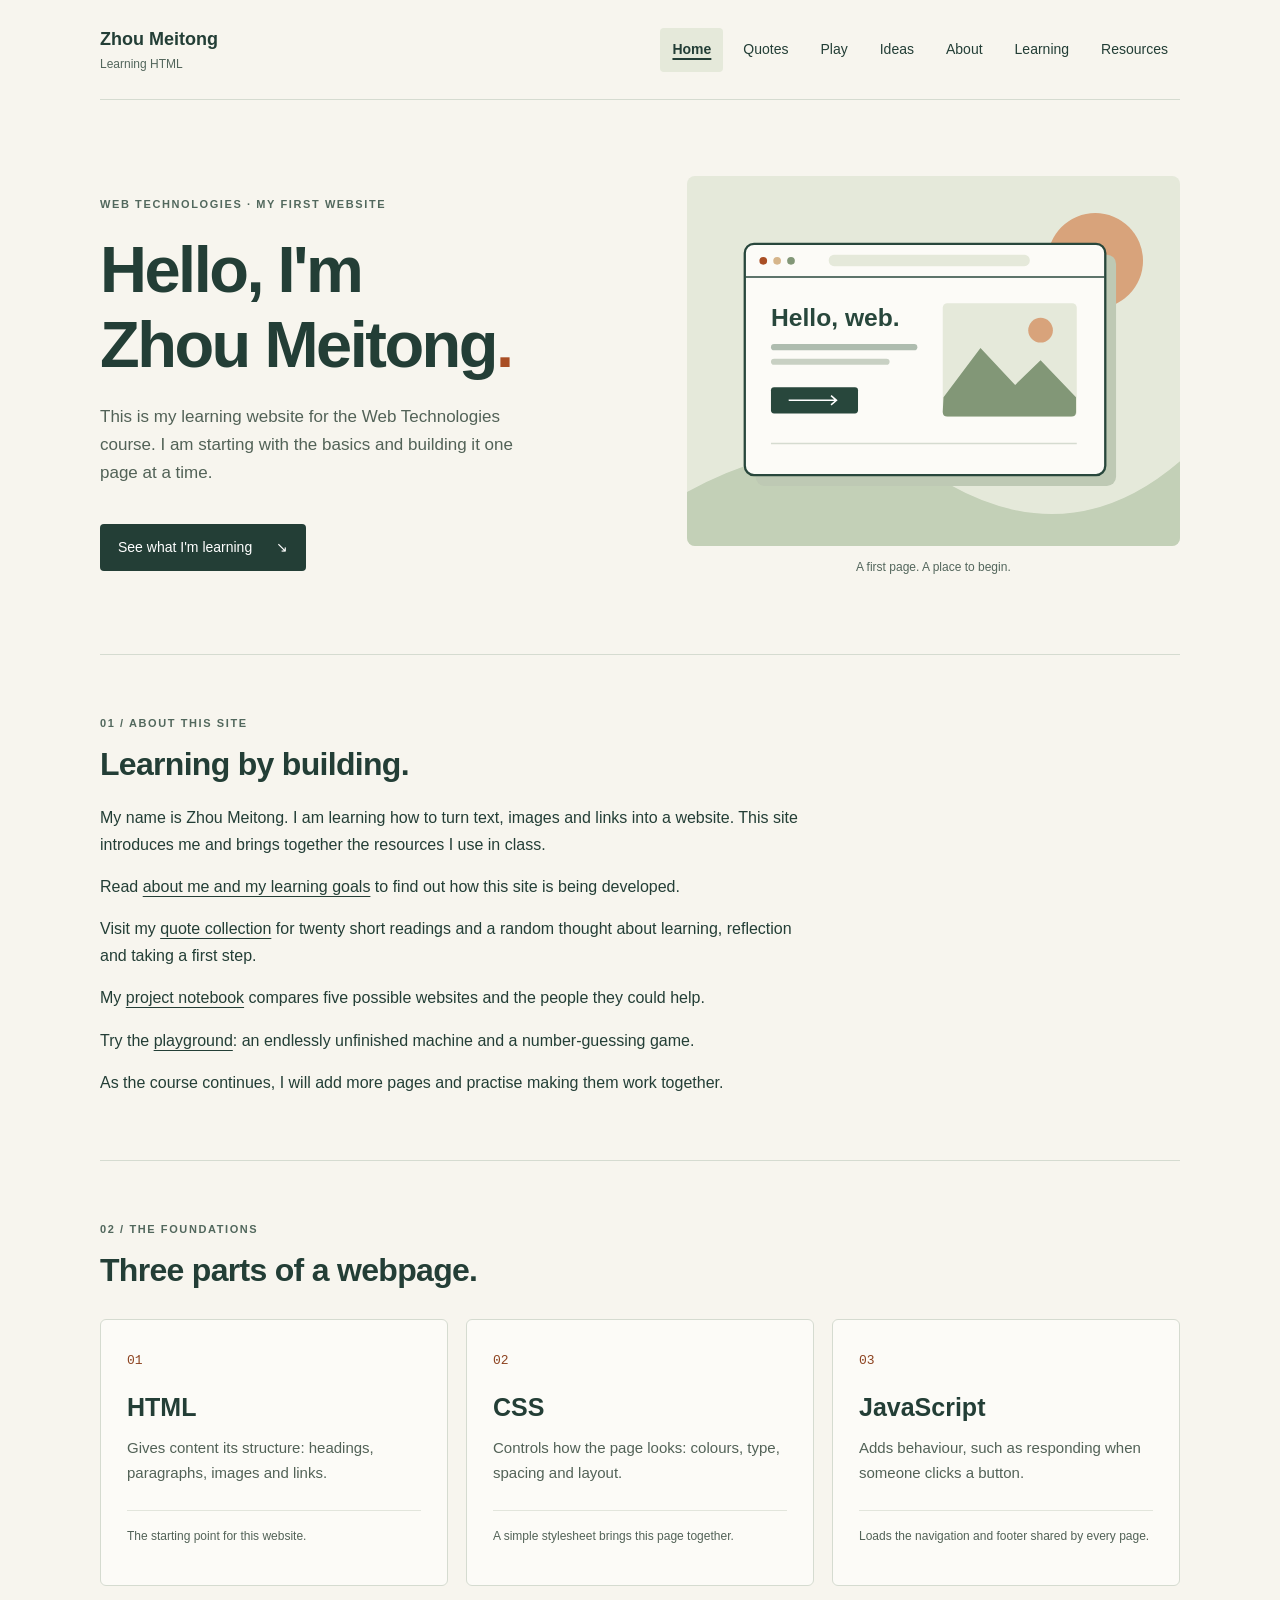
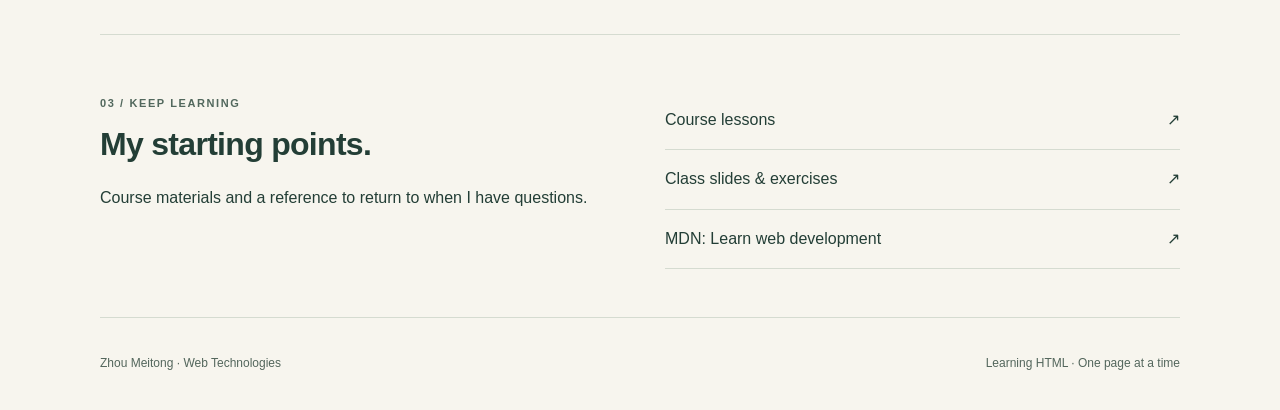
<file: index.html>
<!DOCTYPE html>
<html lang="en">
<head>
  <meta charset="UTF-8">
  <meta name="viewport" content="width=device-width, initial-scale=1.0">
  <meta name="description" content="Zhou Meitong's learning website for Web Technologies: a first step into HTML, CSS and JavaScript.">
  <title>Zhou Meitong | Learning HTML</title>
  <link rel="icon" href="favicon-32.png" type="image/png" sizes="32x32">
  <link rel="apple-touch-icon" href="apple-touch-icon.png" sizes="180x180">
  <link rel="stylesheet" href="style.css">
  <meta property="og:title" content="Learning HTML | Zhou Meitong">
  <meta property="og:description" content="A learning website exploring HTML, CSS and JavaScript through quotations, project ideas and interactive experiments.">
  <meta property="og:image" content="https://fuiui.github.io/my-site/images/og-image.png">
  <meta property="og:image:width" content="1200">
  <meta property="og:image:height" content="630">
  <meta property="og:image:alt" content="Learning HTML by Zhou Meitong, with a green browser-window illustration.">
  <meta property="og:url" content="https://fuiui.github.io/my-site/">
  <meta property="og:type" content="website">
  <meta name="twitter:card" content="summary_large_image">
</head>
<body>
  <header id="site-header" class="site-header">
    <noscript>Enable JavaScript to display the shared navigation.</noscript>
  </header>

  <main>
    <section class="hero" aria-labelledby="page-title">
      <div>
        <p class="eyebrow">WEB TECHNOLOGIES · MY FIRST WEBSITE</p>
        <h1 id="page-title">Hello, I'm<br>Zhou Meitong<span class="accent">.</span></h1>
        <p class="intro">This is my learning website for the Web Technologies course. I am starting with the basics and building it one page at a time.</p>
        <a class="button" href="#learning">See what I'm learning <span aria-hidden="true">↘</span></a>
      </div>
      <figure>
        <img src="images/first-page.svg" width="640" height="480" alt="An illustration of a browser window with a heading, text and an image: the building blocks of a webpage.">
        <figcaption>A first page. A place to begin.</figcaption>
      </figure>
    </section>

    <section id="about" class="about section">
      <p class="eyebrow">01 / ABOUT THIS SITE</p>
      <h2>Learning by building.</h2>
      <p>My name is Zhou Meitong. I am learning how to turn text, images and links into a website. This site introduces me and brings together the resources I use in class.</p>
      <p>Read <a href="about.html">about me and my learning goals</a> to find out how this site is being developed.</p>
      <p>Visit my <a href="quotes.html">quote collection</a> for twenty short readings and a random thought about learning, reflection and taking a first step.</p>
      <p>My <a href="project.html">project notebook</a> compares five possible websites and the people they could help.</p>
      <p>Try the <a href="machine.html">playground</a>: an endlessly unfinished machine and a number-guessing game.</p>
      <p>As the course continues, I will add more pages and practise making them work together.</p>
    </section>

    <section id="learning" class="section">
      <p class="eyebrow">02 / THE FOUNDATIONS</p>
      <h2>Three parts of a webpage.</h2>
      <div class="cards">
        <article>
          <span class="number">01</span>
          <h3>HTML</h3>
          <p>Gives content its structure: headings, paragraphs, images and links.</p>
          <p class="note">The starting point for this website.</p>
        </article>
        <article>
          <span class="number">02</span>
          <h3>CSS</h3>
          <p>Controls how the page looks: colours, type, spacing and layout.</p>
          <p class="note">A simple stylesheet brings this page together.</p>
        </article>
        <article>
          <span class="number">03</span>
          <h3>JavaScript</h3>
          <p>Adds behaviour, such as responding when someone clicks a button.</p>
          <p class="note">Loads the navigation and footer shared by every page.</p>
        </article>
      </div>
    </section>

    <section id="resources" class="section resources">
      <div>
        <p class="eyebrow">03 / KEEP LEARNING</p>
        <h2>My starting points.</h2>
        <p>Course materials and a reference to return to when I have questions.</p>
      </div>
      <ul>
        <li><a href="https://webtech.landrock.io/course">Course lessons <span aria-hidden="true">↗</span></a></li>
        <li><a href="https://webtech.landrock.io/sessions">Class slides &amp; exercises <span aria-hidden="true">↗</span></a></li>
        <li><a href="https://developer.mozilla.org/en-US/docs/Learn_web_development">MDN: Learn web development <span aria-hidden="true">↗</span></a></li>
      </ul>
    </section>
  </main>

  <footer id="site-footer" class="site-footer"></footer>
  <script src="nav.js"></script>
</body>
</html>
</file>
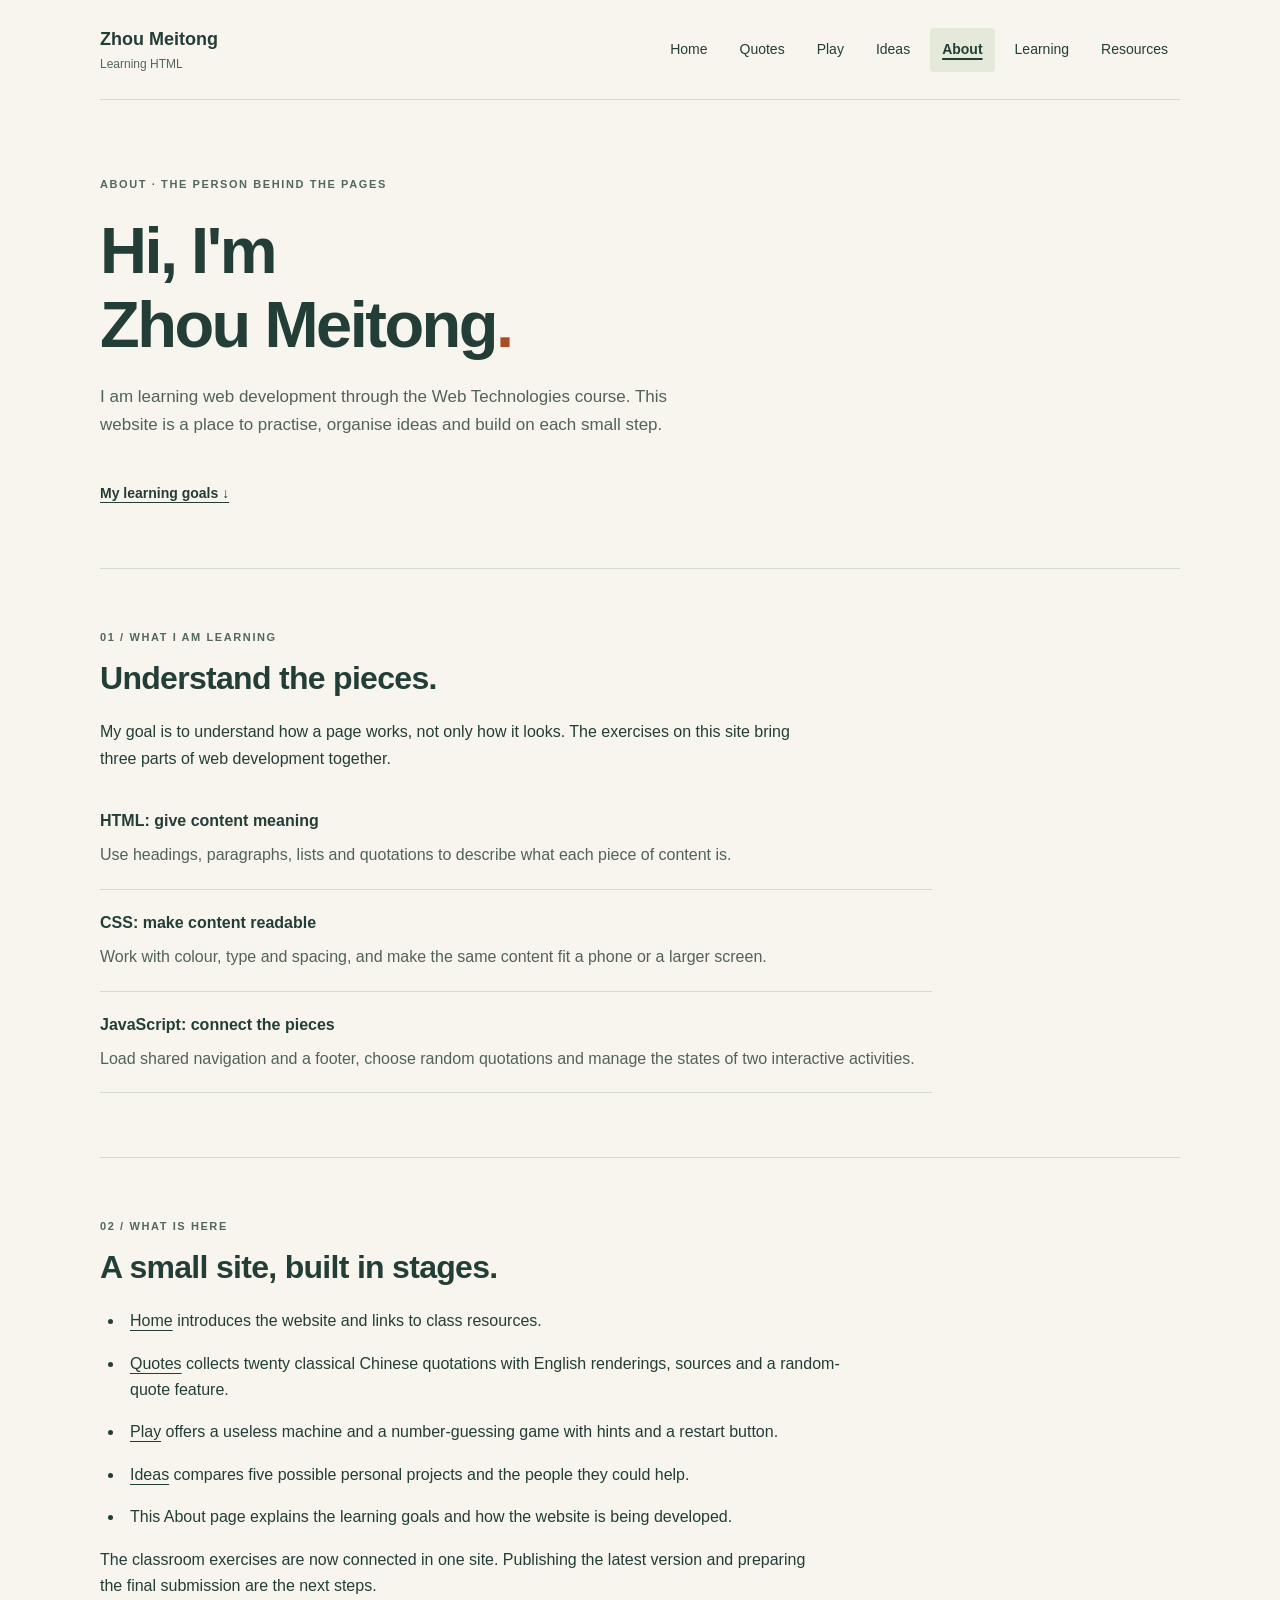
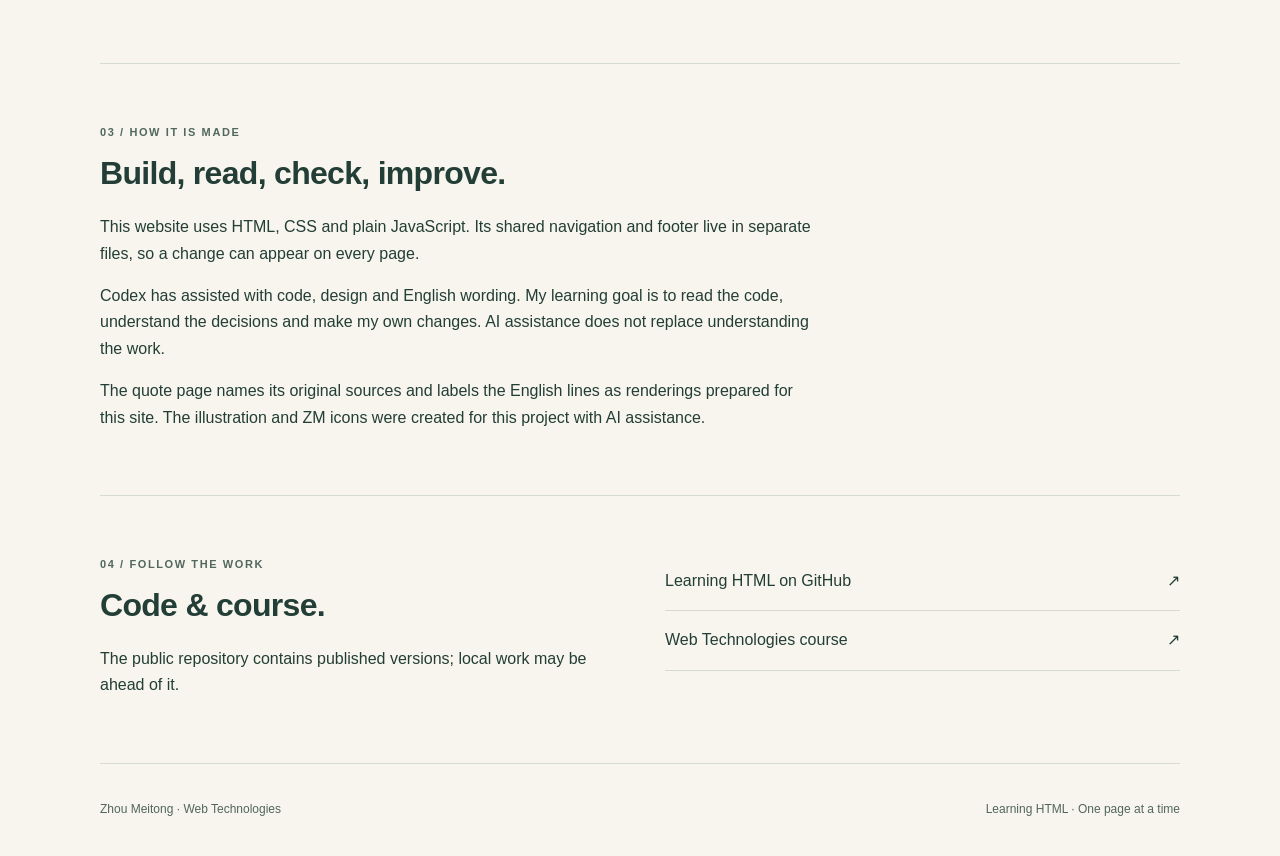
<file: about.html>
<!DOCTYPE html>
<html lang="en">
<head>
  <meta charset="UTF-8">
  <meta name="viewport" content="width=device-width, initial-scale=1.0">
  <meta name="description" content="Meet Zhou Meitong and explore the learning goals behind this Web Technologies course website.">
  <title>About | Zhou Meitong</title>
  <link rel="icon" href="favicon-32.png" type="image/png" sizes="32x32">
  <link rel="apple-touch-icon" href="apple-touch-icon.png" sizes="180x180">
  <link rel="stylesheet" href="style.css">
  <meta property="og:title" content="About | Zhou Meitong">
  <meta property="og:description" content="A learning website exploring HTML, CSS and JavaScript through quotations, project ideas and interactive experiments.">
  <meta property="og:image" content="https://fuiui.github.io/my-site/images/og-image.png">
  <meta property="og:image:width" content="1200">
  <meta property="og:image:height" content="630">
  <meta property="og:image:alt" content="Learning HTML by Zhou Meitong, with a green browser-window illustration.">
  <meta property="og:url" content="https://fuiui.github.io/my-site/about.html">
  <meta property="og:type" content="website">
  <meta name="twitter:card" content="summary_large_image">
</head>
<body>
  <header id="site-header" class="site-header">
    <noscript>Enable JavaScript to display the shared navigation.</noscript>
  </header>
  <main>
    <section class="quotes-intro" aria-labelledby="page-title">
      <p class="eyebrow">ABOUT · THE PERSON BEHIND THE PAGES</p>
      <h1 id="page-title">Hi, I'm<br>Zhou Meitong<span class="accent">.</span></h1>
      <p class="intro">I am learning web development through the Web Technologies course. This website is a place to practise, organise ideas and build on each small step.</p>
      <a class="text-link" href="#goals">My learning goals <span aria-hidden="true">↓</span></a>
    </section>

    <section id="goals" class="section about" aria-labelledby="goals-title">
      <p class="eyebrow">01 / WHAT I AM LEARNING</p>
      <h2 id="goals-title">Understand the pieces.</h2>
      <p>My goal is to understand how a page works, not only how it looks. The exercises on this site bring three parts of web development together.</p>
      <dl class="audience-list">
        <div><dt>HTML: give content meaning</dt><dd>Use headings, paragraphs, lists and quotations to describe what each piece of content is.</dd></div>
        <div><dt>CSS: make content readable</dt><dd>Work with colour, type and spacing, and make the same content fit a phone or a larger screen.</dd></div>
        <div><dt>JavaScript: connect the pieces</dt><dd>Load shared navigation and a footer, choose random quotations and manage the states of two interactive activities.</dd></div>
      </dl>
    </section>

    <section class="section about" aria-labelledby="site-title">
      <p class="eyebrow">02 / WHAT IS HERE</p>
      <h2 id="site-title">A small site, built in stages.</h2>
      <ul class="page-plan">
        <li><a href="index.html">Home</a> introduces the website and links to class resources.</li>
        <li><a href="quotes.html">Quotes</a> collects twenty classical Chinese quotations with English renderings, sources and a random-quote feature.</li>
        <li><a href="machine.html">Play</a> offers a useless machine and a number-guessing game with hints and a restart button.</li>
        <li><a href="project.html">Ideas</a> compares five possible personal projects and the people they could help.</li>
        <li>This About page explains the learning goals and how the website is being developed.</li>
      </ul>
      <p>The classroom exercises are now connected in one site. Publishing the latest version and preparing the final submission are the next steps.</p>
    </section>

    <section class="section about" aria-labelledby="approach-title">
      <p class="eyebrow">03 / HOW IT IS MADE</p>
      <h2 id="approach-title">Build, read, check, improve.</h2>
      <p>This website uses HTML, CSS and plain JavaScript. Its shared navigation and footer live in separate files, so a change can appear on every page.</p>
      <p>Codex has assisted with code, design and English wording. My learning goal is to read the code, understand the decisions and make my own changes. AI assistance does not replace understanding the work.</p>
      <p>The quote page names its original sources and labels the English lines as renderings prepared for this site. The illustration and ZM icons were created for this project with AI assistance.</p>
    </section>

    <section id="links" class="section resources" aria-labelledby="links-title">
      <div>
        <p class="eyebrow">04 / FOLLOW THE WORK</p>
        <h2 id="links-title">Code &amp; course.</h2>
        <p>The public repository contains published versions; local work may be ahead of it.</p>
      </div>
      <ul>
        <li><a href="https://github.com/fuiui/my-site">Learning HTML on GitHub <span aria-hidden="true">↗</span></a></li>
        <li><a href="https://webtech.landrock.io/course">Web Technologies course <span aria-hidden="true">↗</span></a></li>
      </ul>
    </section>
  </main>
  <footer id="site-footer" class="site-footer"></footer>
  <script src="nav.js"></script>
</body>
</html>
</file>
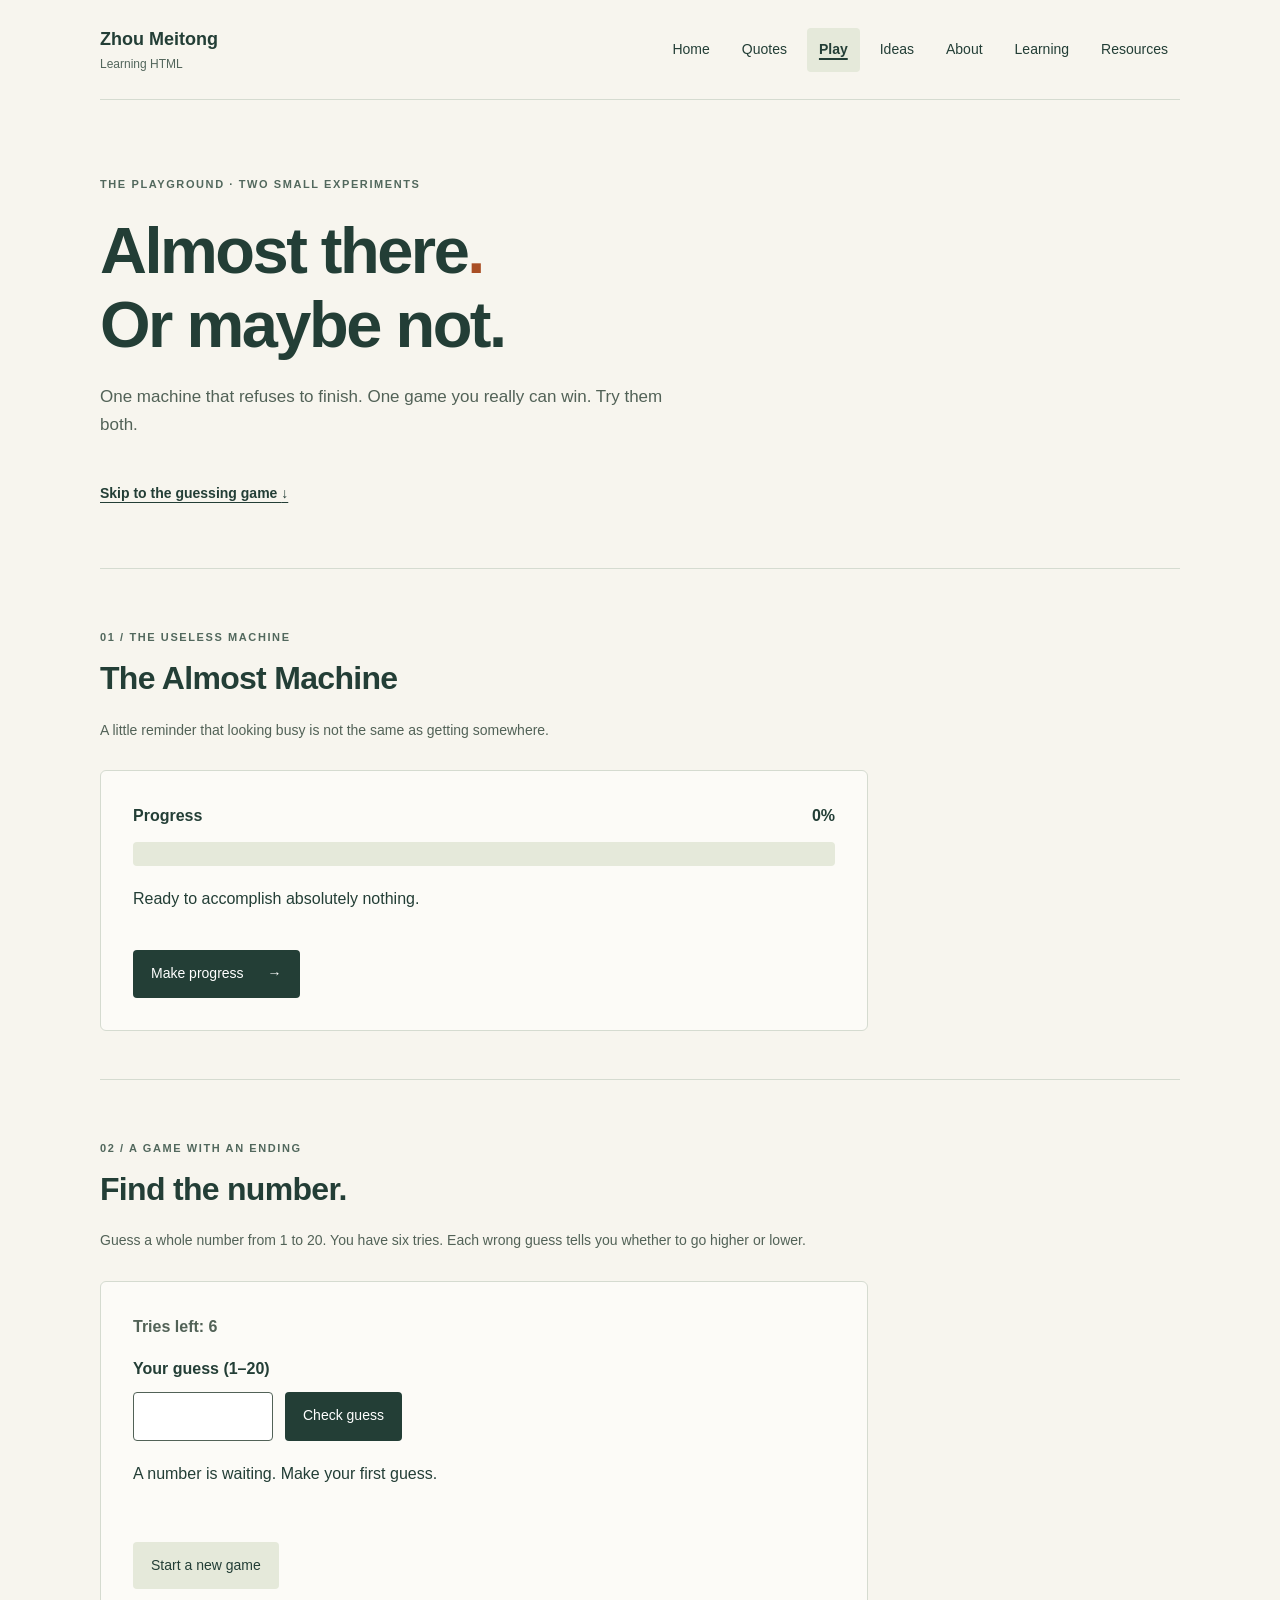
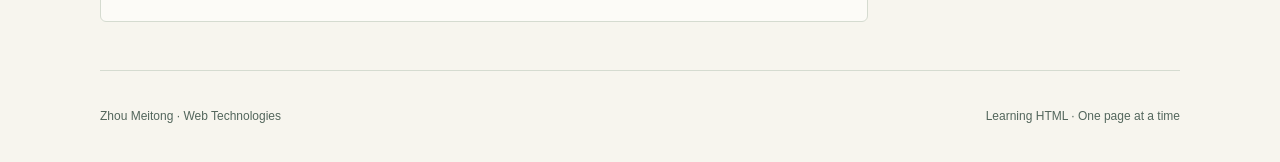
<file: machine.html>
<!DOCTYPE html>
<html lang="en">
<head>
  <meta charset="UTF-8">
  <meta name="viewport" content="width=device-width, initial-scale=1.0">
  <meta name="description" content="An endlessly unfinished progress bar and a number-guessing game by Zhou Meitong.">
  <title>Play | Zhou Meitong</title>
  <link rel="icon" href="favicon-32.png" type="image/png" sizes="32x32">
  <link rel="apple-touch-icon" href="apple-touch-icon.png" sizes="180x180">
  <link rel="stylesheet" href="style.css">
  <meta property="og:title" content="Play | Zhou Meitong">
  <meta property="og:description" content="A learning website exploring HTML, CSS and JavaScript through quotations, project ideas and interactive experiments.">
  <meta property="og:image" content="https://fuiui.github.io/my-site/images/og-image.png">
  <meta property="og:image:width" content="1200">
  <meta property="og:image:height" content="630">
  <meta property="og:image:alt" content="Learning HTML by Zhou Meitong, with a green browser-window illustration.">
  <meta property="og:url" content="https://fuiui.github.io/my-site/machine.html">
  <meta property="og:type" content="website">
  <meta name="twitter:card" content="summary_large_image">
  <link rel="stylesheet" href="machine.css">
</head>
<body>
  <header id="site-header" class="site-header"><noscript>Enable JavaScript to display the shared navigation.</noscript></header>
  <main>
    <section class="quotes-intro" aria-labelledby="page-title">
      <p class="eyebrow">THE PLAYGROUND · TWO SMALL EXPERIMENTS</p>
      <h1 id="page-title">Almost there<span class="accent">.</span><br>Or maybe not.</h1>
      <p class="intro">One machine that refuses to finish. One game you really can win. Try them both.</p>
      <a class="text-link" href="#guess-game">Skip to the guessing game <span aria-hidden="true">↓</span></a>
      <noscript><p>These two activities need JavaScript. Enable it and reload to play.</p></noscript>
    </section>
    <section class="section" aria-labelledby="machine-title">
      <p class="eyebrow">01 / THE USELESS MACHINE</p>
      <h2 id="machine-title">The Almost Machine</h2>
      <p class="collection-note">A little reminder that looking busy is not the same as getting somewhere.</p>
      <div class="play-panel">
        <div class="progress-heading"><span>Progress</span><span id="progress-number" aria-hidden="true">0%</span></div>
        <progress id="machine-progress" max="100" value="0" aria-label="Machine progress">0%</progress>
        <p id="machine-status" role="status">Ready to accomplish absolutely nothing.</p>
        <button class="button" id="machine-start" type="button" disabled>Make progress <span aria-hidden="true">→</span></button>
      </div>
    </section>
    <section id="guess-game" class="section" aria-labelledby="game-title">
      <p class="eyebrow">02 / A GAME WITH AN ENDING</p>
      <h2 id="game-title">Find the number.</h2>
      <p class="collection-note">Guess a whole number from 1 to 20. You have six tries. Each wrong guess tells you whether to go higher or lower.</p>
      <div class="play-panel">
        <p id="attempts">Tries left: 6</p>
        <form id="guess-form" novalidate>
          <label for="guess-input">Your guess (1–20)</label>
          <div class="guess-controls">
            <input id="guess-input" name="guess" type="number" min="1" max="20" step="1" inputmode="numeric" required disabled aria-describedby="game-feedback">
            <button class="button" id="guess-submit" type="submit" disabled>Check guess</button>
          </div>
        </form>
        <p id="game-feedback" role="status">A number is waiting. Make your first guess.</p>
        <ol id="guess-history" aria-label="Previous guesses"></ol>
        <button class="button secondary-button" id="game-restart" type="button" disabled>Start a new game</button>
      </div>
    </section>
  </main>
  <footer id="site-footer" class="site-footer"></footer>
  <script src="nav.js"></script>
  <script src="machine.js"></script>
</body>
</html>
</file>
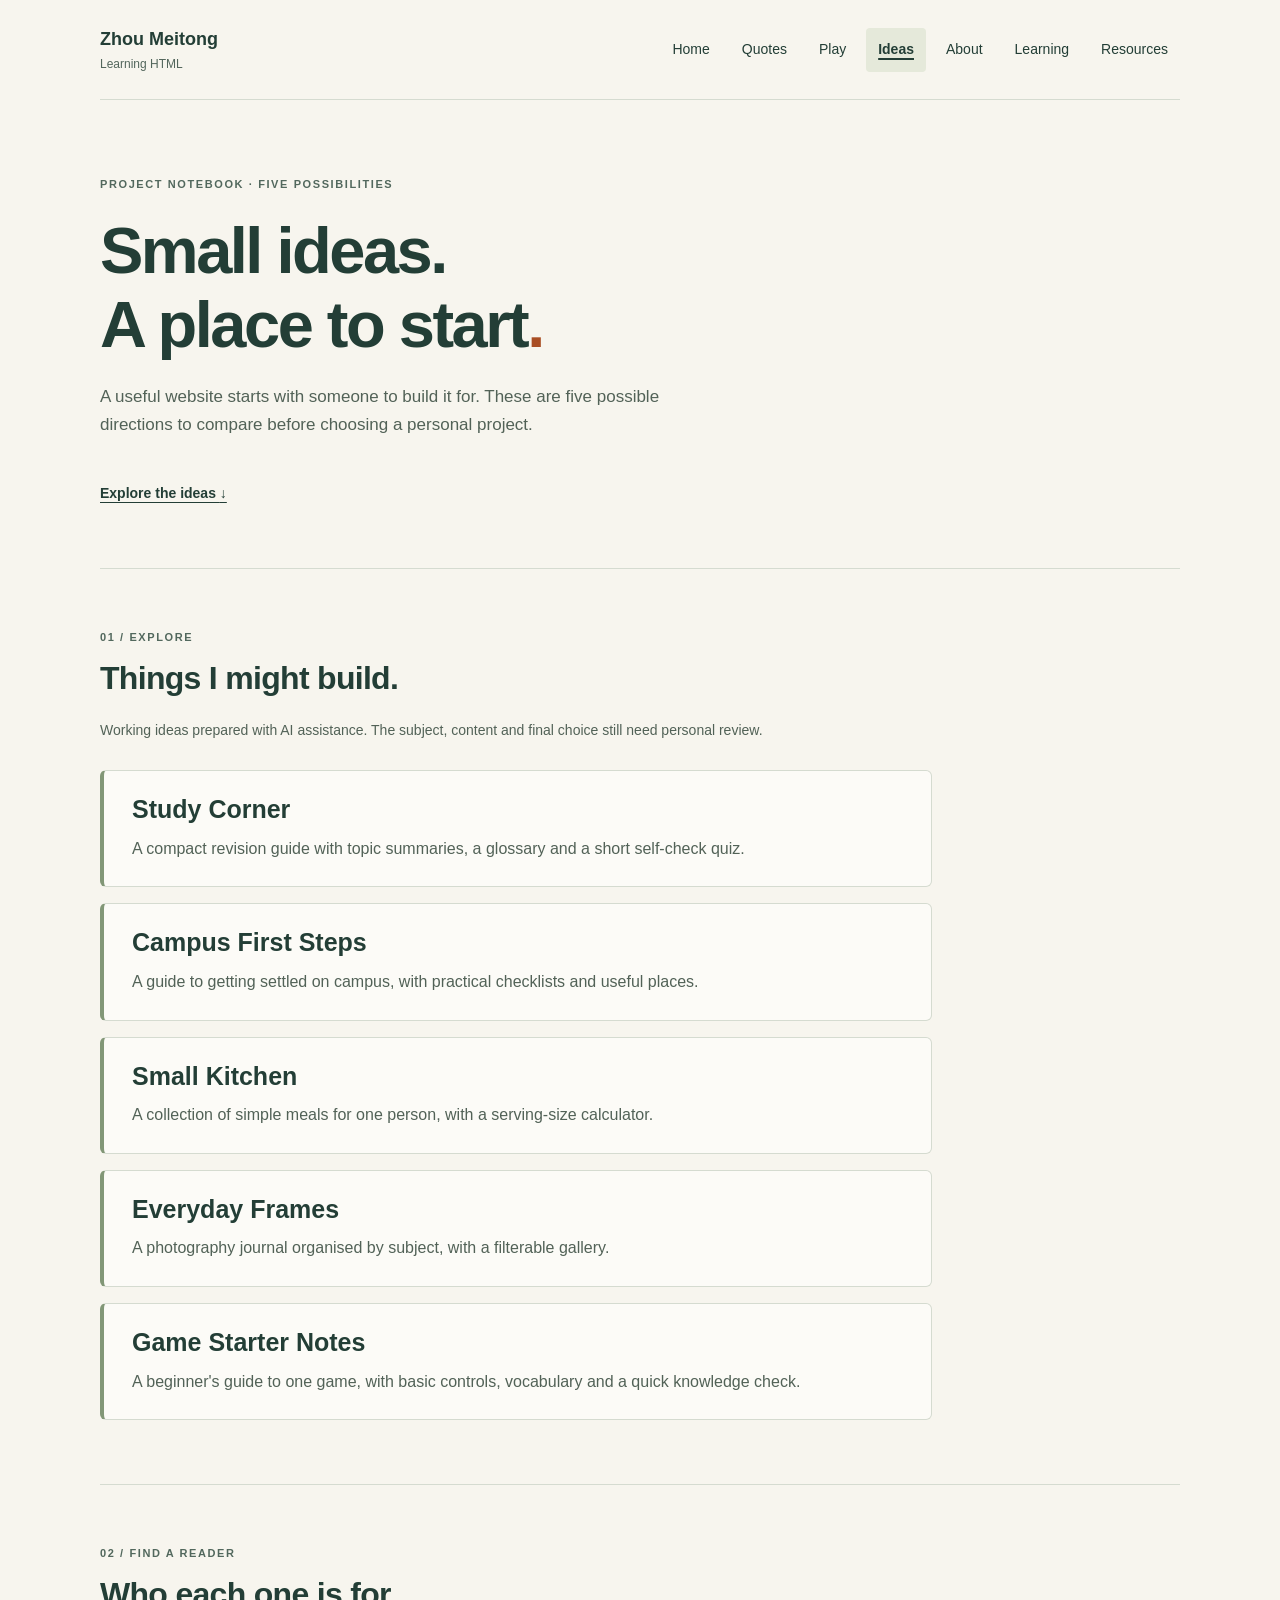
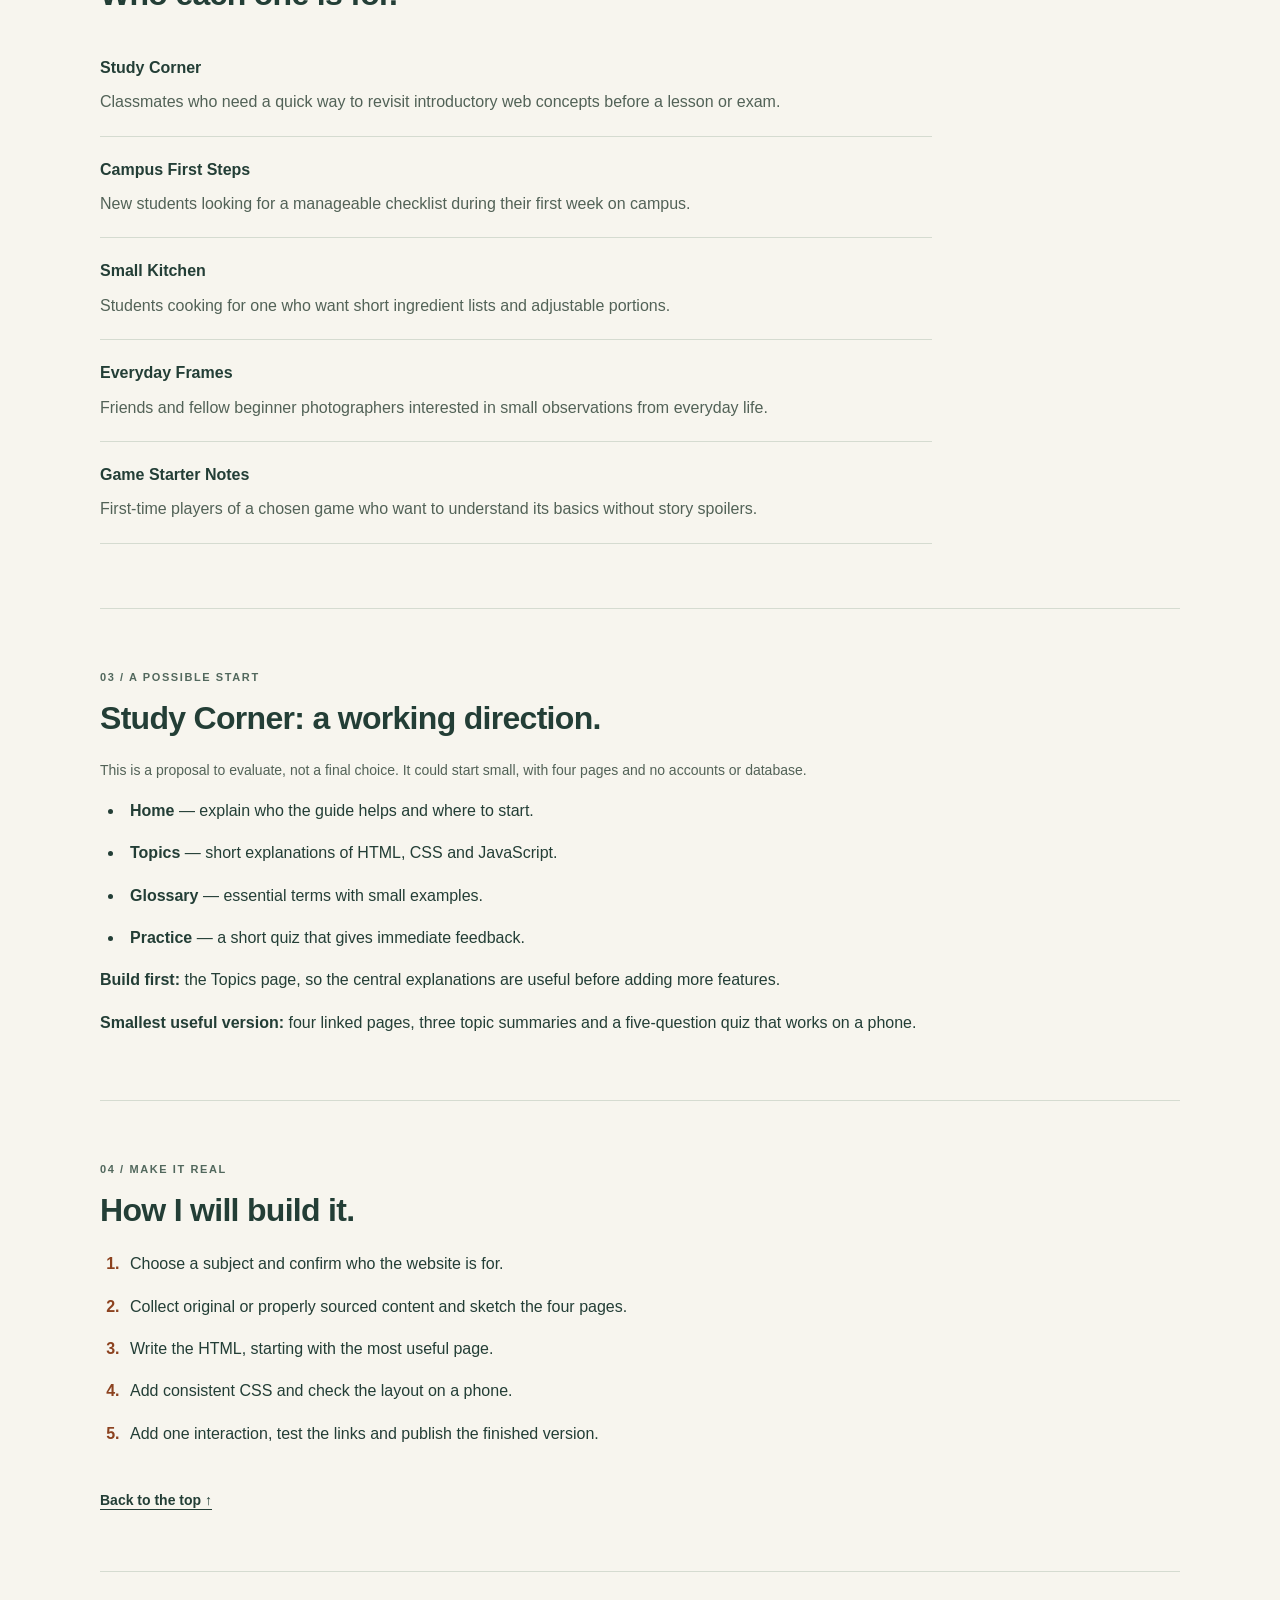
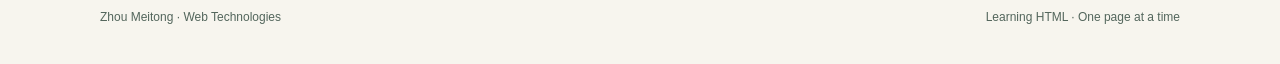
<file: project.html>
<!DOCTYPE html>
<html lang="en">
<head>
  <meta charset="UTF-8">
  <meta name="viewport" content="width=device-width, initial-scale=1.0">
  <meta name="description" content="Five possible website projects, their audiences and a small starting plan by Zhou Meitong.">
  <title>Project ideas | Zhou Meitong</title>
  <link rel="icon" href="favicon-32.png" type="image/png" sizes="32x32">
  <link rel="apple-touch-icon" href="apple-touch-icon.png" sizes="180x180">
  <link rel="stylesheet" href="style.css">
  <meta property="og:title" content="Project ideas | Zhou Meitong">
  <meta property="og:description" content="A learning website exploring HTML, CSS and JavaScript through quotations, project ideas and interactive experiments.">
  <meta property="og:image" content="https://fuiui.github.io/my-site/images/og-image.png">
  <meta property="og:image:width" content="1200">
  <meta property="og:image:height" content="630">
  <meta property="og:image:alt" content="Learning HTML by Zhou Meitong, with a green browser-window illustration.">
  <meta property="og:url" content="https://fuiui.github.io/my-site/project.html">
  <meta property="og:type" content="website">
  <meta name="twitter:card" content="summary_large_image">
</head>
<body>
  <header id="site-header" class="site-header">
    <noscript>Enable JavaScript to display the shared navigation.</noscript>
  </header>
  <main>
    <section class="quotes-intro" aria-labelledby="page-title">
      <p class="eyebrow">PROJECT NOTEBOOK · FIVE POSSIBILITIES</p>
      <h1 id="page-title">Small ideas.<br>A place to start<span class="accent">.</span></h1>
      <p class="intro">A useful website starts with someone to build it for. These are five possible directions to compare before choosing a personal project.</p>
      <a class="text-link" href="#ideas">Explore the ideas <span aria-hidden="true">↓</span></a>
    </section>

    <section id="ideas" class="section" aria-labelledby="ideas-title">
      <p class="eyebrow">01 / EXPLORE</p>
      <h2 id="ideas-title">Things I might build.</h2>
      <p class="collection-note">Working ideas prepared with AI assistance. The subject, content and final choice still need personal review.</p>
      <ul class="idea-list">
        <li><h3>Study Corner</h3><p>A compact revision guide with topic summaries, a glossary and a short self-check quiz.</p></li>
        <li><h3>Campus First Steps</h3><p>A guide to getting settled on campus, with practical checklists and useful places.</p></li>
        <li><h3>Small Kitchen</h3><p>A collection of simple meals for one person, with a serving-size calculator.</p></li>
        <li><h3>Everyday Frames</h3><p>A photography journal organised by subject, with a filterable gallery.</p></li>
        <li><h3>Game Starter Notes</h3><p>A beginner's guide to one game, with basic controls, vocabulary and a quick knowledge check.</p></li>
      </ul>
    </section>

    <section id="audiences" class="section" aria-labelledby="audiences-title">
      <p class="eyebrow">02 / FIND A READER</p>
      <h2 id="audiences-title">Who each one is for.</h2>
      <dl class="audience-list">
        <div><dt>Study Corner</dt><dd>Classmates who need a quick way to revisit introductory web concepts before a lesson or exam.</dd></div>
        <div><dt>Campus First Steps</dt><dd>New students looking for a manageable checklist during their first week on campus.</dd></div>
        <div><dt>Small Kitchen</dt><dd>Students cooking for one who want short ingredient lists and adjustable portions.</dd></div>
        <div><dt>Everyday Frames</dt><dd>Friends and fellow beginner photographers interested in small observations from everyday life.</dd></div>
        <div><dt>Game Starter Notes</dt><dd>First-time players of a chosen game who want to understand its basics without story spoilers.</dd></div>
      </dl>
    </section>

    <section id="starting-plan" class="section" aria-labelledby="plan-title">
      <p class="eyebrow">03 / A POSSIBLE START</p>
      <h2 id="plan-title">Study Corner: a working direction.</h2>
      <p class="collection-note">This is a proposal to evaluate, not a final choice. It could start small, with four pages and no accounts or database.</p>
      <ul class="page-plan">
        <li><strong>Home</strong> — explain who the guide helps and where to start.</li>
        <li><strong>Topics</strong> — short explanations of HTML, CSS and JavaScript.</li>
        <li><strong>Glossary</strong> — essential terms with small examples.</li>
        <li><strong>Practice</strong> — a short quiz that gives immediate feedback.</li>
      </ul>
      <p><strong>Build first:</strong> the Topics page, so the central explanations are useful before adding more features.</p>
      <p><strong>Smallest useful version:</strong> four linked pages, three topic summaries and a five-question quiz that works on a phone.</p>
    </section>

    <section class="section" aria-labelledby="steps-title">
      <p class="eyebrow">04 / MAKE IT REAL</p>
      <h2 id="steps-title">How I will build it.</h2>
      <ol class="build-steps">
        <li>Choose a subject and confirm who the website is for.</li>
        <li>Collect original or properly sourced content and sketch the four pages.</li>
        <li>Write the HTML, starting with the most useful page.</li>
        <li>Add consistent CSS and check the layout on a phone.</li>
        <li>Add one interaction, test the links and publish the finished version.</li>
      </ol>
      <a class="text-link" href="#page-title">Back to the top <span aria-hidden="true">↑</span></a>
    </section>
  </main>
  <footer id="site-footer" class="site-footer"></footer>
  <script src="nav.js"></script>
</body>
</html>
</file>
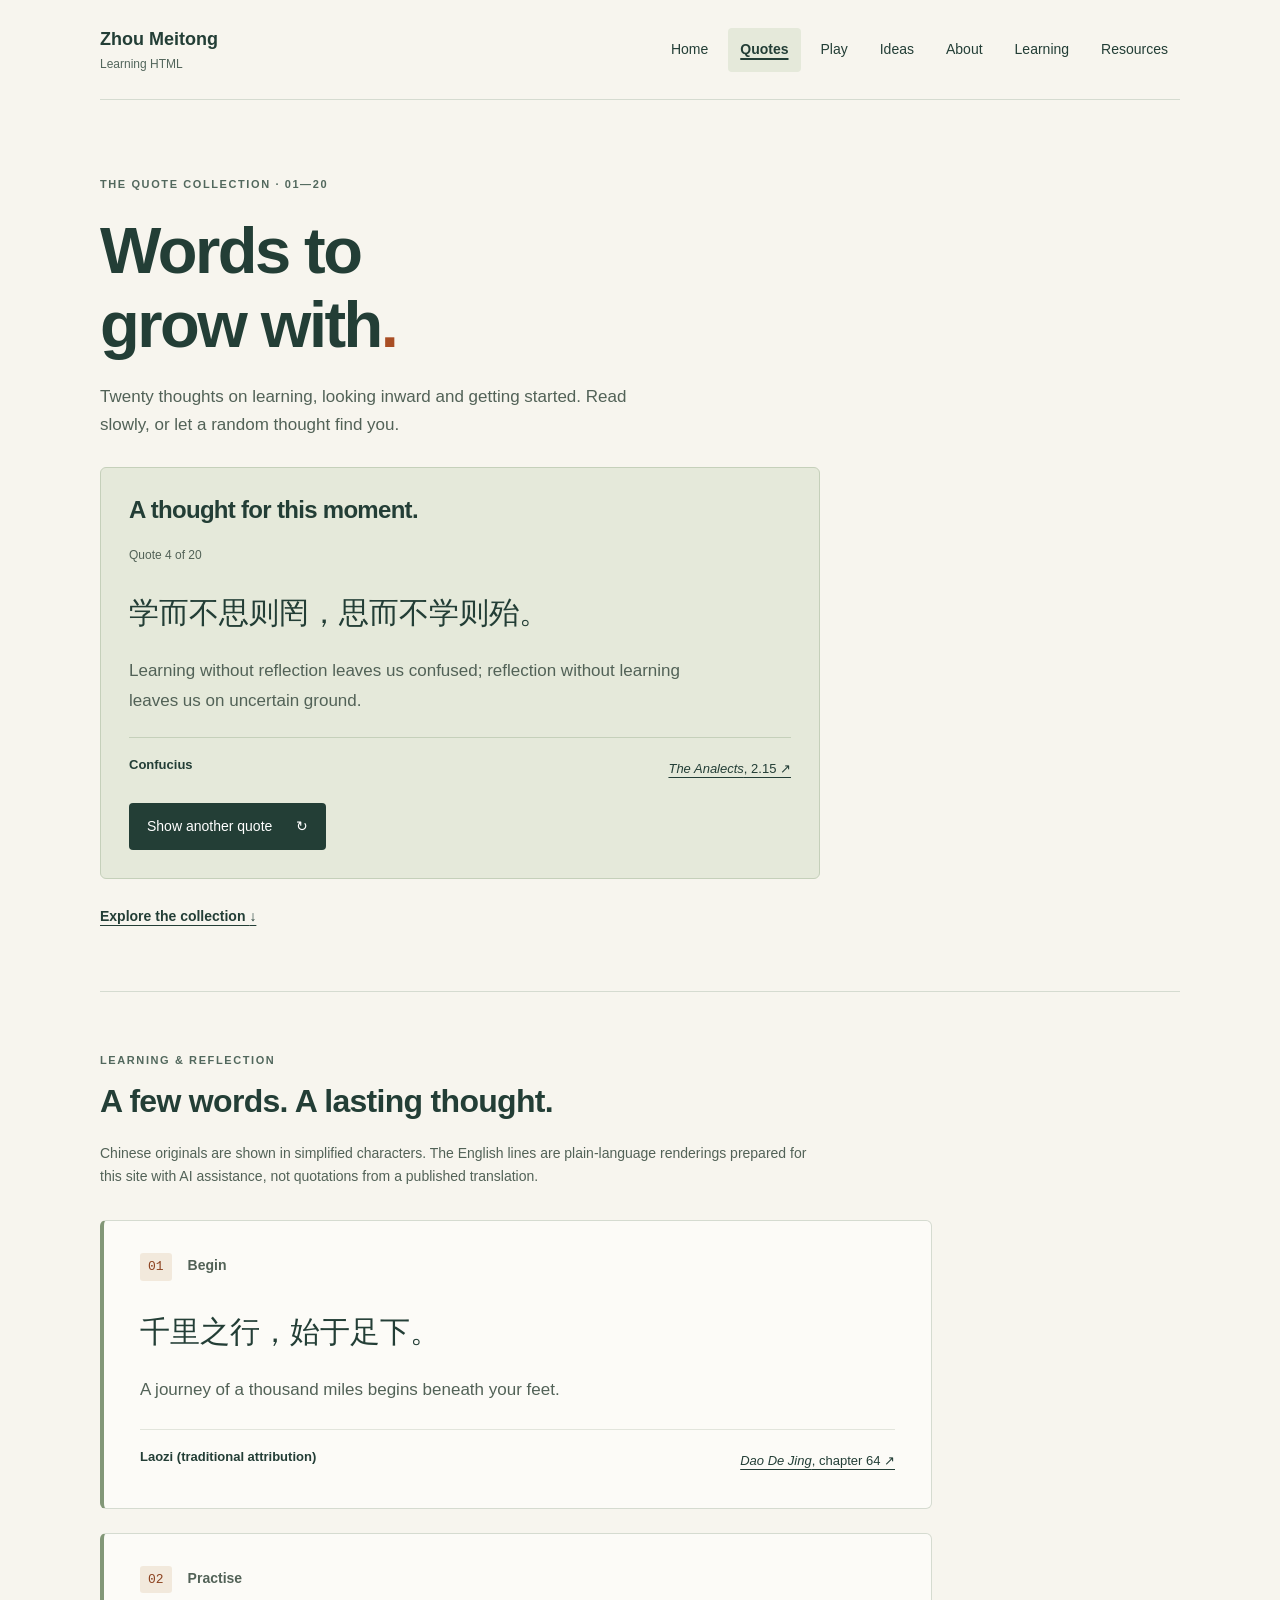
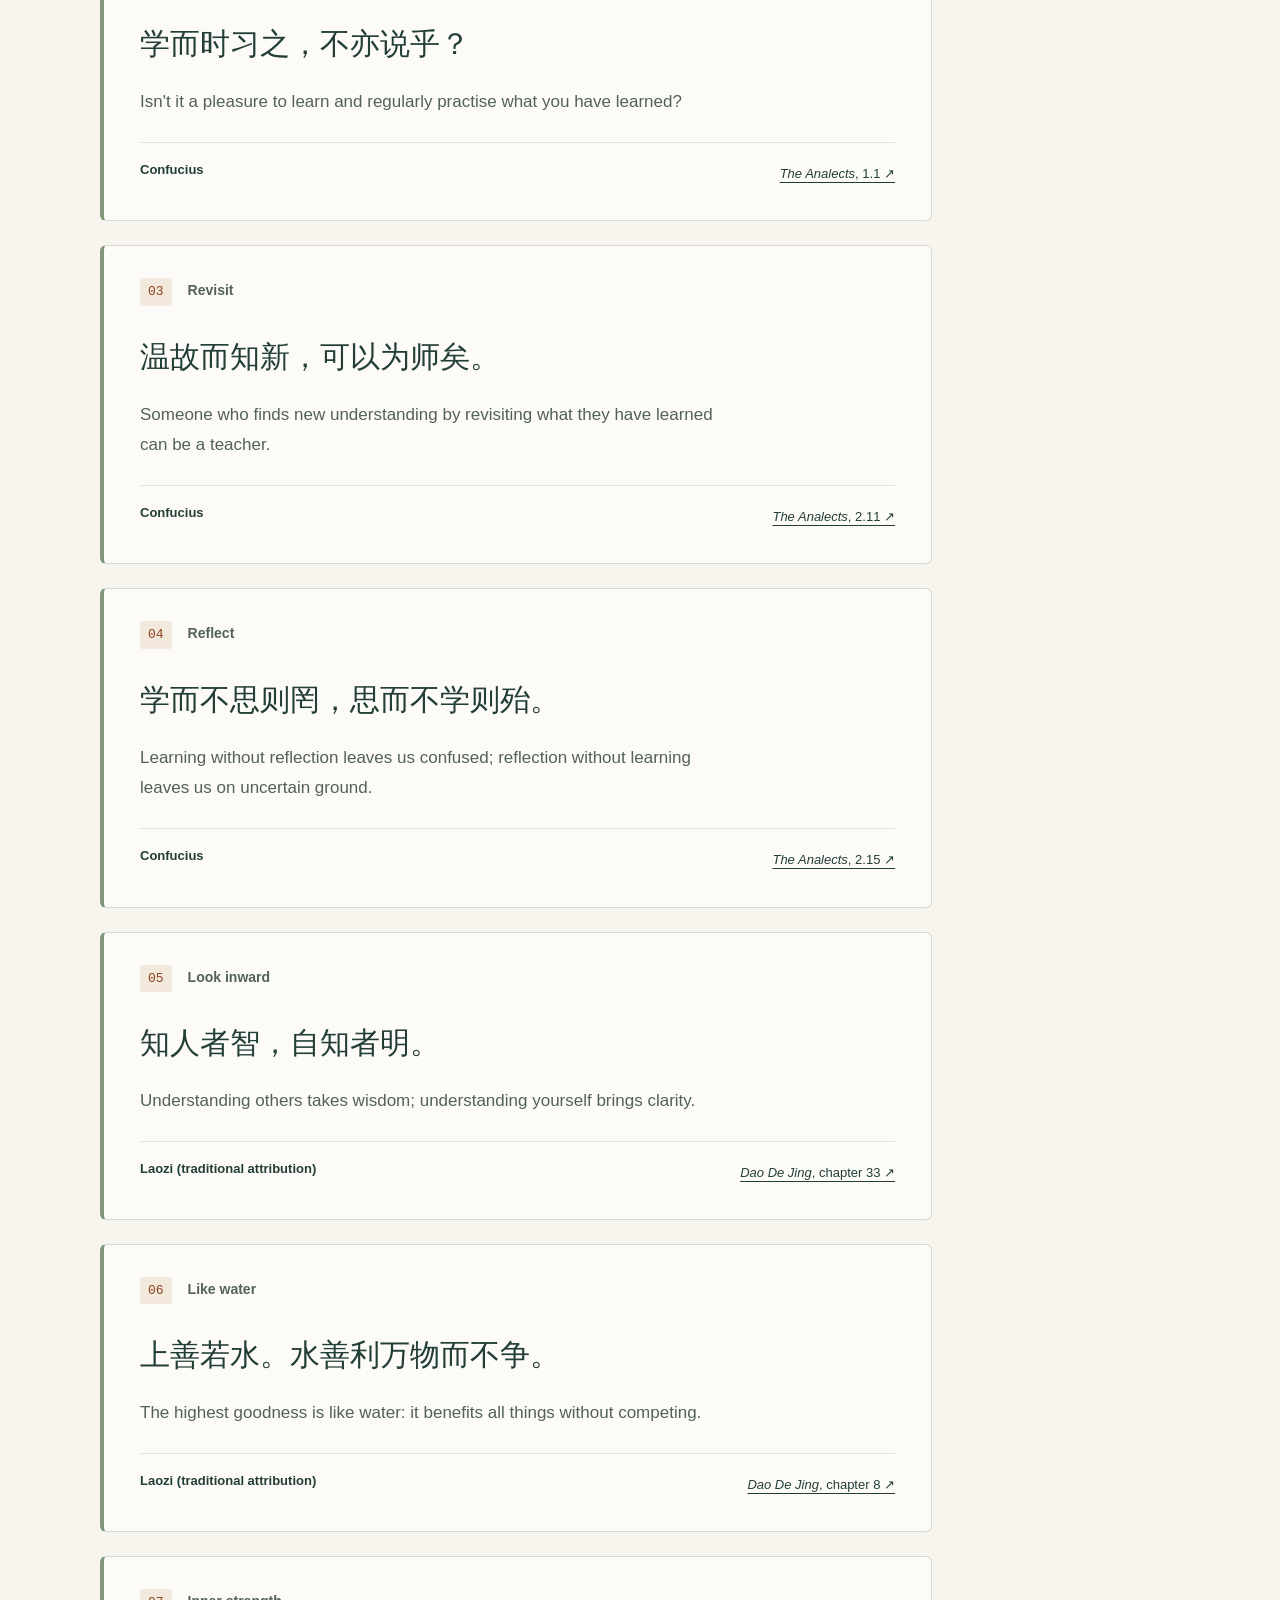
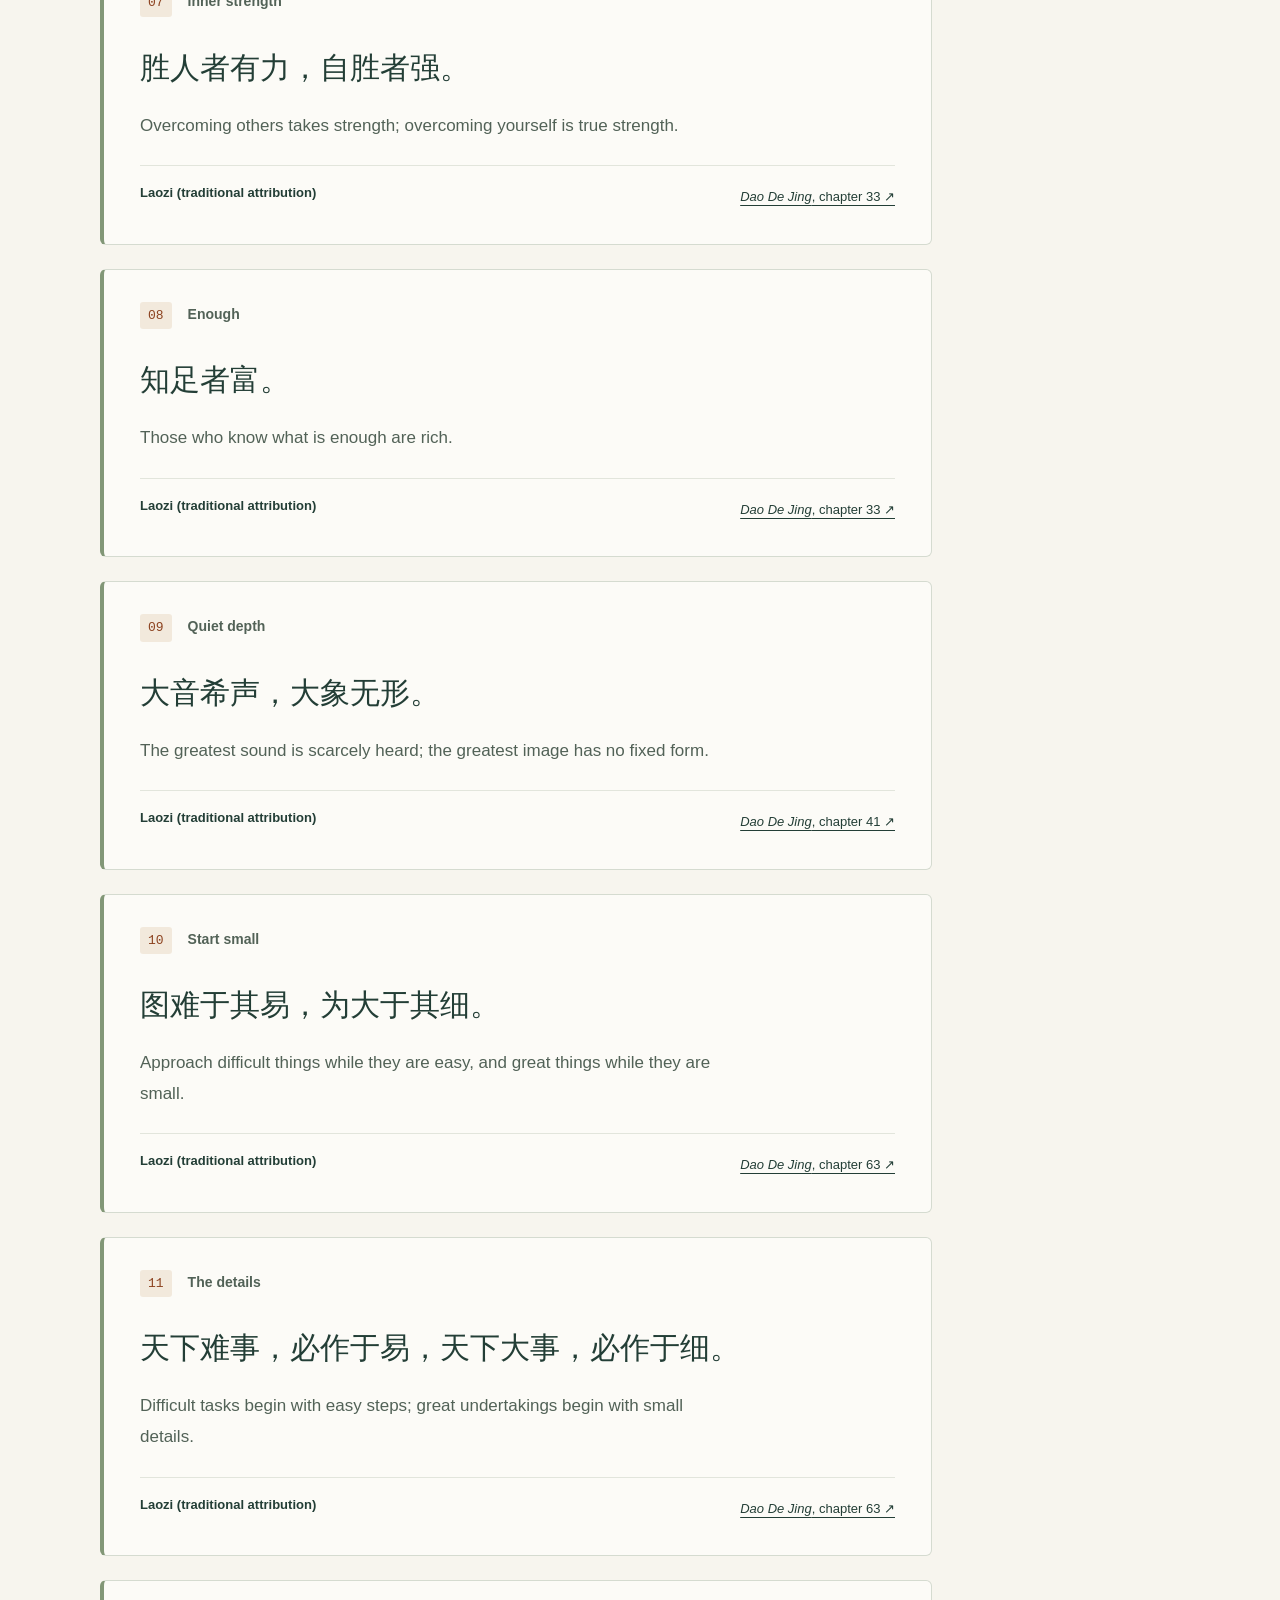
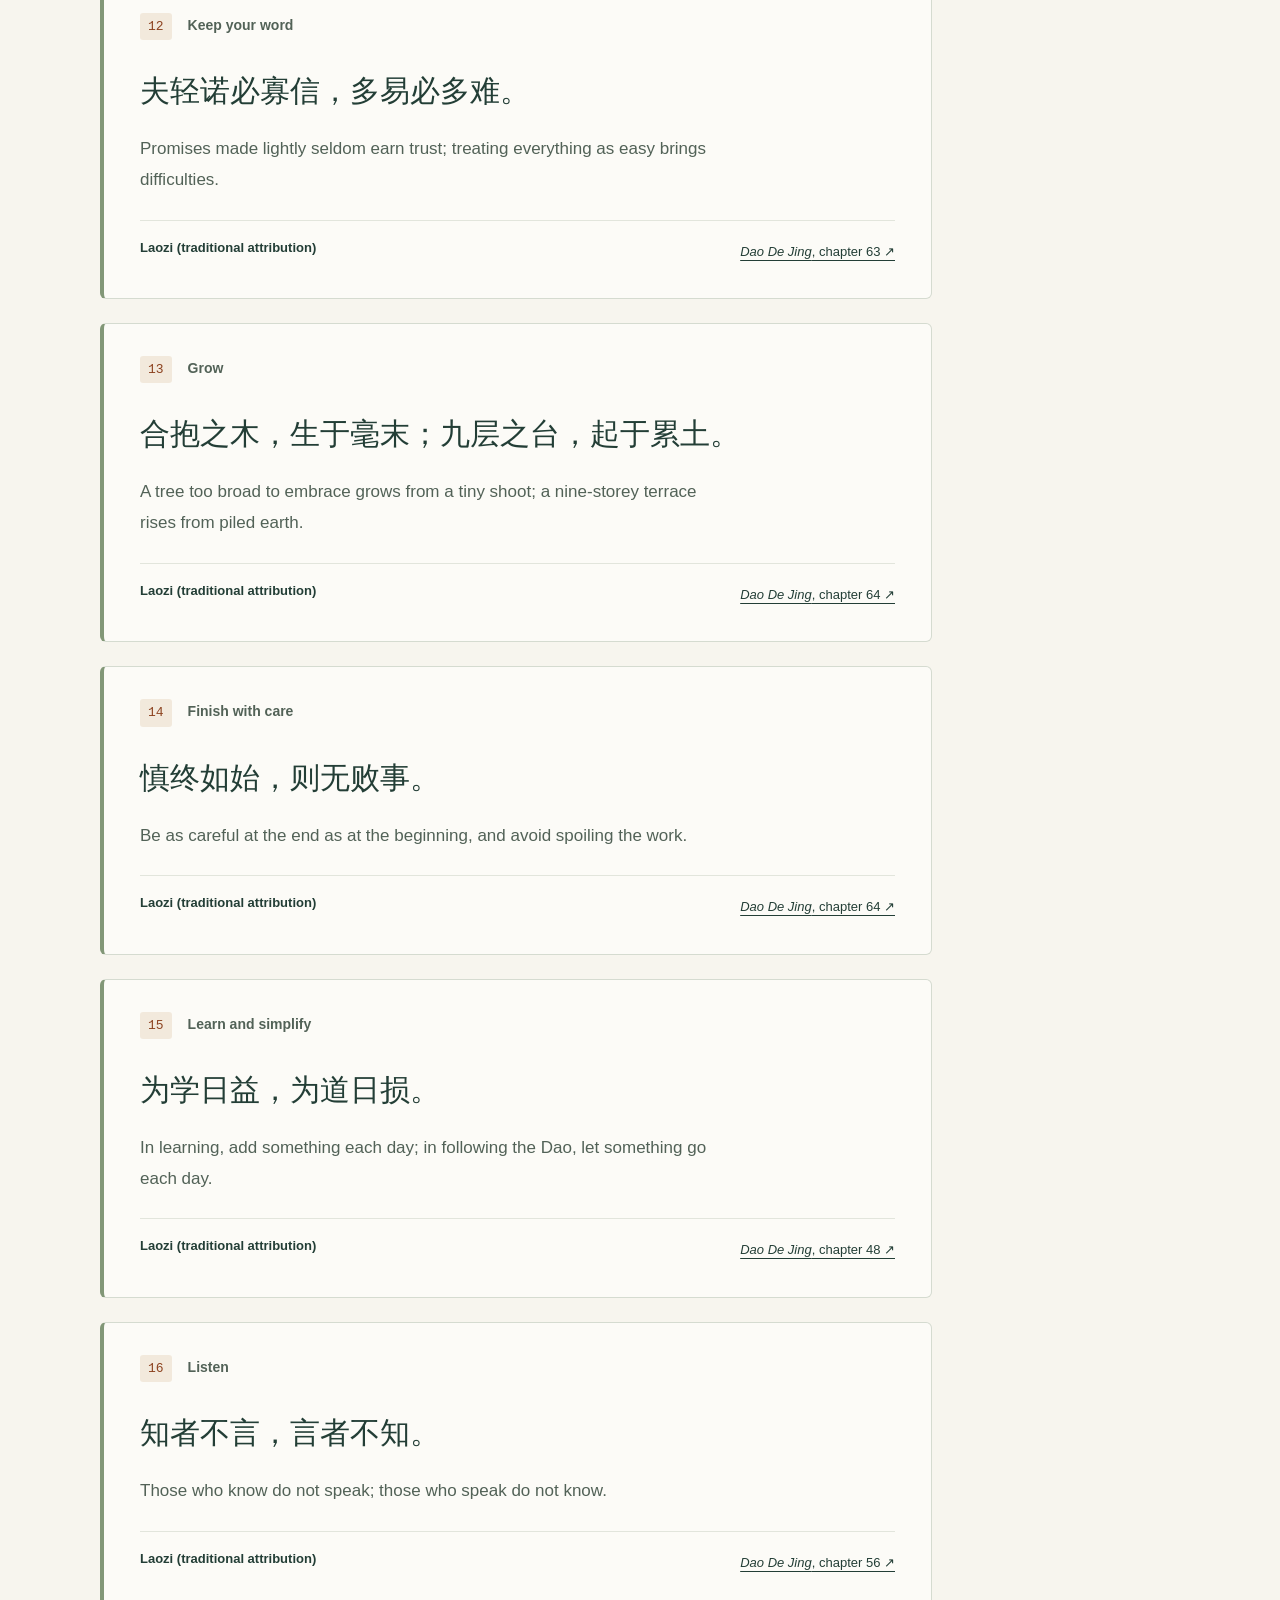
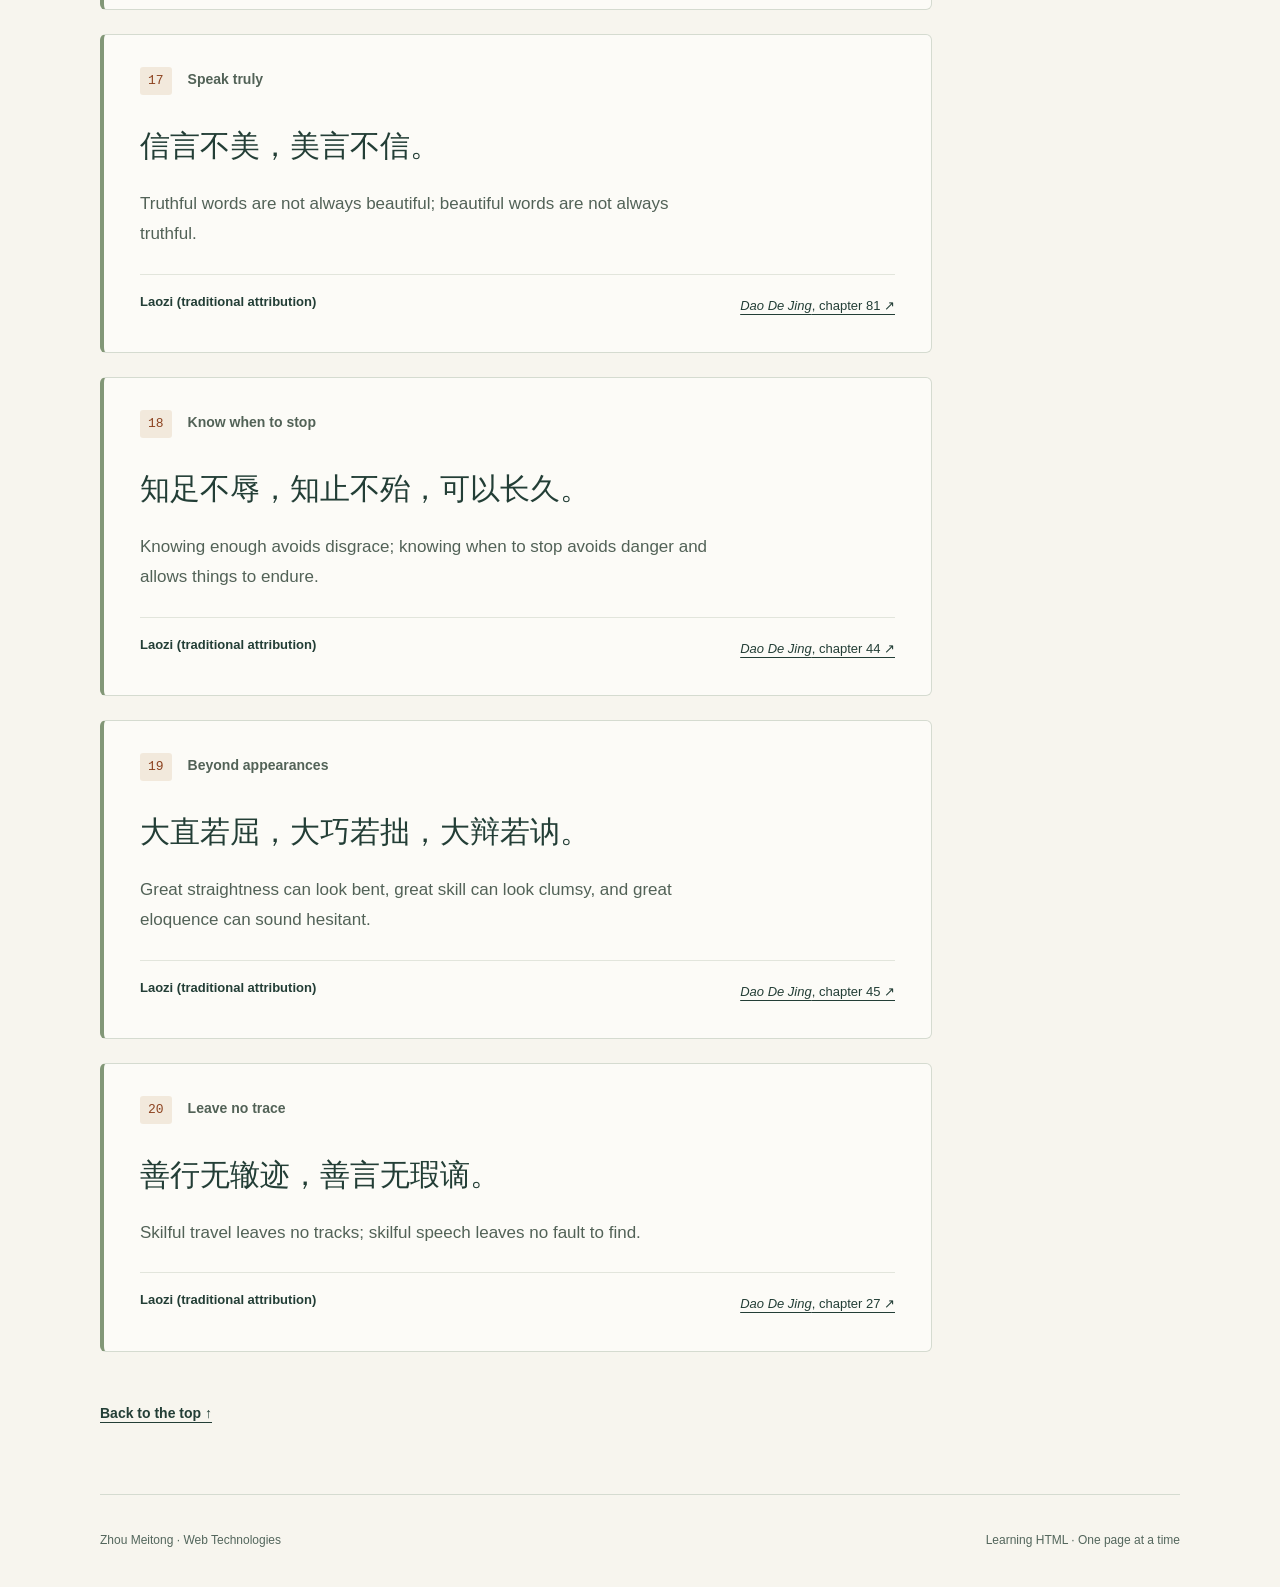
<file: quotes.html>
<!DOCTYPE html>
<html lang="en">
<head>
  <meta charset="UTF-8">
  <meta name="viewport" content="width=device-width, initial-scale=1.0">
  <meta name="description" content="Twenty classical Chinese quotations with English renderings, sources and a random thought to start your visit.">
  <title>Quotes | Zhou Meitong</title>
  <link rel="icon" href="favicon-32.png" type="image/png" sizes="32x32">
  <link rel="apple-touch-icon" href="apple-touch-icon.png" sizes="180x180">
  <link rel="stylesheet" href="style.css">
  <meta property="og:title" content="Quotes | Zhou Meitong">
  <meta property="og:description" content="A learning website exploring HTML, CSS and JavaScript through quotations, project ideas and interactive experiments.">
  <meta property="og:image" content="https://fuiui.github.io/my-site/images/og-image.png">
  <meta property="og:image:width" content="1200">
  <meta property="og:image:height" content="630">
  <meta property="og:image:alt" content="Learning HTML by Zhou Meitong, with a green browser-window illustration.">
  <meta property="og:url" content="https://fuiui.github.io/my-site/quotes.html">
  <meta property="og:type" content="website">
  <meta name="twitter:card" content="summary_large_image">
</head>
<body>
  <header id="site-header" class="site-header">
    <noscript>Enable JavaScript to display the shared navigation.</noscript>
  </header>

  <main>
    <section class="quotes-intro" aria-labelledby="page-title">
      <p class="eyebrow">THE QUOTE COLLECTION · 01—20</p>
      <h1 id="page-title">Words to<br>grow with<span class="accent">.</span></h1>
      <p class="intro">Twenty thoughts on learning, looking inward and getting started. Read slowly, or let a random thought find you.</p>
      <div class="random-quote" hidden>
        <h2>A thought for this moment.</h2>
        <div id="random-content" aria-live="polite" aria-atomic="true"></div>
        <button class="button" id="next-quote" type="button">Show another quote <span aria-hidden="true">↻</span></button>
      </div>
      <noscript><p>The complete collection is below. Enable JavaScript to show a random quote.</p></noscript>
      <a class="text-link" href="#collection">Explore the collection <span aria-hidden="true">↓</span></a>
    </section>

    <section id="collection" class="section" aria-labelledby="collection-title">
      <p class="eyebrow">LEARNING &amp; REFLECTION</p>
      <h2 id="collection-title">A few words. A lasting thought.</h2>
      <p class="collection-note">Chinese originals are shown in simplified characters. The English lines are plain-language renderings prepared for this site with AI assistance, not quotations from a published translation.</p>

      <div class="quote-list">
        <article class="quote" aria-labelledby="quote-1-title">
          <div class="quote-label"><span class="number">01</span><h3 id="quote-1-title">Begin</h3></div>
          <blockquote>
            <p lang="zh-Hans" class="quote-original">千里之行，始于足下。</p>
            <p class="quote-translation">A journey of a thousand miles begins beneath your feet.</p>
          </blockquote>
          <footer class="quote-source"><span>Laozi (traditional attribution)</span><a href="https://ctext.org/dao-de-jing/ens"><cite>Dao De Jing</cite>, chapter 64 <span aria-hidden="true">↗</span></a></footer>
        </article>

        <article class="quote" aria-labelledby="quote-2-title">
          <div class="quote-label"><span class="number">02</span><h3 id="quote-2-title">Practise</h3></div>
          <blockquote>
            <p lang="zh-Hans" class="quote-original">学而时习之，不亦说乎？</p>
            <p class="quote-translation">Isn't it a pleasure to learn and regularly practise what you have learned?</p>
          </blockquote>
          <footer class="quote-source"><span>Confucius</span><a href="https://ctext.org/analects/xue-er/ens"><cite>The Analects</cite>, 1.1 <span aria-hidden="true">↗</span></a></footer>
        </article>

        <article class="quote" aria-labelledby="quote-3-title">
          <div class="quote-label"><span class="number">03</span><h3 id="quote-3-title">Revisit</h3></div>
          <blockquote>
            <p lang="zh-Hans" class="quote-original">温故而知新，可以为师矣。</p>
            <p class="quote-translation">Someone who finds new understanding by revisiting what they have learned can be a teacher.</p>
          </blockquote>
          <footer class="quote-source"><span>Confucius</span><a href="https://ctext.org/analects/wei-zheng/ens"><cite>The Analects</cite>, 2.11 <span aria-hidden="true">↗</span></a></footer>
        </article>

        <article class="quote" aria-labelledby="quote-4-title">
          <div class="quote-label"><span class="number">04</span><h3 id="quote-4-title">Reflect</h3></div>
          <blockquote>
            <p lang="zh-Hans" class="quote-original">学而不思则罔，思而不学则殆。</p>
            <p class="quote-translation">Learning without reflection leaves us confused; reflection without learning leaves us on uncertain ground.</p>
          </blockquote>
          <footer class="quote-source"><span>Confucius</span><a href="https://ctext.org/analects/wei-zheng/ens"><cite>The Analects</cite>, 2.15 <span aria-hidden="true">↗</span></a></footer>
        </article>

        <article class="quote" aria-labelledby="quote-5-title">
          <div class="quote-label"><span class="number">05</span><h3 id="quote-5-title">Look inward</h3></div>
          <blockquote>
            <p lang="zh-Hans" class="quote-original">知人者智，自知者明。</p>
            <p class="quote-translation">Understanding others takes wisdom; understanding yourself brings clarity.</p>
          </blockquote>
          <footer class="quote-source"><span>Laozi (traditional attribution)</span><a href="https://ctext.org/dao-de-jing/ens"><cite>Dao De Jing</cite>, chapter 33 <span aria-hidden="true">↗</span></a></footer>
        </article>
        <article class="quote" aria-labelledby="quote-6-title">
          <div class="quote-label"><span class="number">06</span><h3 id="quote-6-title">Like water</h3></div>
          <blockquote>
            <p lang="zh-Hans" class="quote-original">上善若水。水善利万物而不争。</p>
            <p class="quote-translation">The highest goodness is like water: it benefits all things without competing.</p>
          </blockquote>
          <footer class="quote-source"><span>Laozi (traditional attribution)</span><a href="https://ctext.org/dao-de-jing/ens"><cite>Dao De Jing</cite>, chapter 8 <span aria-hidden="true">↗</span></a></footer>
        </article>

        <article class="quote" aria-labelledby="quote-7-title">
          <div class="quote-label"><span class="number">07</span><h3 id="quote-7-title">Inner strength</h3></div>
          <blockquote>
            <p lang="zh-Hans" class="quote-original">胜人者有力，自胜者强。</p>
            <p class="quote-translation">Overcoming others takes strength; overcoming yourself is true strength.</p>
          </blockquote>
          <footer class="quote-source"><span>Laozi (traditional attribution)</span><a href="https://ctext.org/dao-de-jing/ens"><cite>Dao De Jing</cite>, chapter 33 <span aria-hidden="true">↗</span></a></footer>
        </article>

        <article class="quote" aria-labelledby="quote-8-title">
          <div class="quote-label"><span class="number">08</span><h3 id="quote-8-title">Enough</h3></div>
          <blockquote>
            <p lang="zh-Hans" class="quote-original">知足者富。</p>
            <p class="quote-translation">Those who know what is enough are rich.</p>
          </blockquote>
          <footer class="quote-source"><span>Laozi (traditional attribution)</span><a href="https://ctext.org/dao-de-jing/ens"><cite>Dao De Jing</cite>, chapter 33 <span aria-hidden="true">↗</span></a></footer>
        </article>

        <article class="quote" aria-labelledby="quote-9-title">
          <div class="quote-label"><span class="number">09</span><h3 id="quote-9-title">Quiet depth</h3></div>
          <blockquote>
            <p lang="zh-Hans" class="quote-original">大音希声，大象无形。</p>
            <p class="quote-translation">The greatest sound is scarcely heard; the greatest image has no fixed form.</p>
          </blockquote>
          <footer class="quote-source"><span>Laozi (traditional attribution)</span><a href="https://ctext.org/dao-de-jing/ens"><cite>Dao De Jing</cite>, chapter 41 <span aria-hidden="true">↗</span></a></footer>
        </article>

        <article class="quote" aria-labelledby="quote-10-title">
          <div class="quote-label"><span class="number">10</span><h3 id="quote-10-title">Start small</h3></div>
          <blockquote>
            <p lang="zh-Hans" class="quote-original">图难于其易，为大于其细。</p>
            <p class="quote-translation">Approach difficult things while they are easy, and great things while they are small.</p>
          </blockquote>
          <footer class="quote-source"><span>Laozi (traditional attribution)</span><a href="https://ctext.org/dao-de-jing/ens"><cite>Dao De Jing</cite>, chapter 63 <span aria-hidden="true">↗</span></a></footer>
        </article>

        <article class="quote" aria-labelledby="quote-11-title">
          <div class="quote-label"><span class="number">11</span><h3 id="quote-11-title">The details</h3></div>
          <blockquote>
            <p lang="zh-Hans" class="quote-original">天下难事，必作于易，天下大事，必作于细。</p>
            <p class="quote-translation">Difficult tasks begin with easy steps; great undertakings begin with small details.</p>
          </blockquote>
          <footer class="quote-source"><span>Laozi (traditional attribution)</span><a href="https://ctext.org/dao-de-jing/ens"><cite>Dao De Jing</cite>, chapter 63 <span aria-hidden="true">↗</span></a></footer>
        </article>

        <article class="quote" aria-labelledby="quote-12-title">
          <div class="quote-label"><span class="number">12</span><h3 id="quote-12-title">Keep your word</h3></div>
          <blockquote>
            <p lang="zh-Hans" class="quote-original">夫轻诺必寡信，多易必多难。</p>
            <p class="quote-translation">Promises made lightly seldom earn trust; treating everything as easy brings difficulties.</p>
          </blockquote>
          <footer class="quote-source"><span>Laozi (traditional attribution)</span><a href="https://ctext.org/dao-de-jing/ens"><cite>Dao De Jing</cite>, chapter 63 <span aria-hidden="true">↗</span></a></footer>
        </article>

        <article class="quote" aria-labelledby="quote-13-title">
          <div class="quote-label"><span class="number">13</span><h3 id="quote-13-title">Grow</h3></div>
          <blockquote>
            <p lang="zh-Hans" class="quote-original">合抱之木，生于毫末；九层之台，起于累土。</p>
            <p class="quote-translation">A tree too broad to embrace grows from a tiny shoot; a nine-storey terrace rises from piled earth.</p>
          </blockquote>
          <footer class="quote-source"><span>Laozi (traditional attribution)</span><a href="https://ctext.org/dao-de-jing/ens"><cite>Dao De Jing</cite>, chapter 64 <span aria-hidden="true">↗</span></a></footer>
        </article>

        <article class="quote" aria-labelledby="quote-14-title">
          <div class="quote-label"><span class="number">14</span><h3 id="quote-14-title">Finish with care</h3></div>
          <blockquote>
            <p lang="zh-Hans" class="quote-original">慎终如始，则无败事。</p>
            <p class="quote-translation">Be as careful at the end as at the beginning, and avoid spoiling the work.</p>
          </blockquote>
          <footer class="quote-source"><span>Laozi (traditional attribution)</span><a href="https://ctext.org/dao-de-jing/ens"><cite>Dao De Jing</cite>, chapter 64 <span aria-hidden="true">↗</span></a></footer>
        </article>

        <article class="quote" aria-labelledby="quote-15-title">
          <div class="quote-label"><span class="number">15</span><h3 id="quote-15-title">Learn and simplify</h3></div>
          <blockquote>
            <p lang="zh-Hans" class="quote-original">为学日益，为道日损。</p>
            <p class="quote-translation">In learning, add something each day; in following the Dao, let something go each day.</p>
          </blockquote>
          <footer class="quote-source"><span>Laozi (traditional attribution)</span><a href="https://ctext.org/dao-de-jing/ens"><cite>Dao De Jing</cite>, chapter 48 <span aria-hidden="true">↗</span></a></footer>
        </article>

        <article class="quote" aria-labelledby="quote-16-title">
          <div class="quote-label"><span class="number">16</span><h3 id="quote-16-title">Listen</h3></div>
          <blockquote>
            <p lang="zh-Hans" class="quote-original">知者不言，言者不知。</p>
            <p class="quote-translation">Those who know do not speak; those who speak do not know.</p>
          </blockquote>
          <footer class="quote-source"><span>Laozi (traditional attribution)</span><a href="https://ctext.org/dao-de-jing/ens"><cite>Dao De Jing</cite>, chapter 56 <span aria-hidden="true">↗</span></a></footer>
        </article>

        <article class="quote" aria-labelledby="quote-17-title">
          <div class="quote-label"><span class="number">17</span><h3 id="quote-17-title">Speak truly</h3></div>
          <blockquote>
            <p lang="zh-Hans" class="quote-original">信言不美，美言不信。</p>
            <p class="quote-translation">Truthful words are not always beautiful; beautiful words are not always truthful.</p>
          </blockquote>
          <footer class="quote-source"><span>Laozi (traditional attribution)</span><a href="https://ctext.org/dao-de-jing/ens"><cite>Dao De Jing</cite>, chapter 81 <span aria-hidden="true">↗</span></a></footer>
        </article>

        <article class="quote" aria-labelledby="quote-18-title">
          <div class="quote-label"><span class="number">18</span><h3 id="quote-18-title">Know when to stop</h3></div>
          <blockquote>
            <p lang="zh-Hans" class="quote-original">知足不辱，知止不殆，可以长久。</p>
            <p class="quote-translation">Knowing enough avoids disgrace; knowing when to stop avoids danger and allows things to endure.</p>
          </blockquote>
          <footer class="quote-source"><span>Laozi (traditional attribution)</span><a href="https://ctext.org/dao-de-jing/ens"><cite>Dao De Jing</cite>, chapter 44 <span aria-hidden="true">↗</span></a></footer>
        </article>

        <article class="quote" aria-labelledby="quote-19-title">
          <div class="quote-label"><span class="number">19</span><h3 id="quote-19-title">Beyond appearances</h3></div>
          <blockquote>
            <p lang="zh-Hans" class="quote-original">大直若屈，大巧若拙，大辩若讷。</p>
            <p class="quote-translation">Great straightness can look bent, great skill can look clumsy, and great eloquence can sound hesitant.</p>
          </blockquote>
          <footer class="quote-source"><span>Laozi (traditional attribution)</span><a href="https://ctext.org/dao-de-jing/ens"><cite>Dao De Jing</cite>, chapter 45 <span aria-hidden="true">↗</span></a></footer>
        </article>

        <article class="quote" aria-labelledby="quote-20-title">
          <div class="quote-label"><span class="number">20</span><h3 id="quote-20-title">Leave no trace</h3></div>
          <blockquote>
            <p lang="zh-Hans" class="quote-original">善行无辙迹，善言无瑕谪。</p>
            <p class="quote-translation">Skilful travel leaves no tracks; skilful speech leaves no fault to find.</p>
          </blockquote>
          <footer class="quote-source"><span>Laozi (traditional attribution)</span><a href="https://ctext.org/dao-de-jing/ens"><cite>Dao De Jing</cite>, chapter 27 <span aria-hidden="true">↗</span></a></footer>
        </article>
      </div>
      <a class="text-link back-link" href="#page-title">Back to the top <span aria-hidden="true">↑</span></a>
    </section>
  </main>

  <footer id="site-footer" class="site-footer"></footer>
  <script src="nav.js"></script>
  <script src="quotes.js"></script>
</body>
</html>
</file>
<file: style.css>
/* Shared basics: text, colours and comfortable spacing. */
* { box-sizing: border-box; }
html { scroll-padding-top: 24px; }
body {
  margin: 0;
  background: #f7f5ee;
  color: #233e36;
  font-family: Arial, Helvetica, sans-serif;
  line-height: 1.65;
}
a { color: inherit; text-underline-offset: 4px; }
a:hover { color: #8c421f; }
a:focus-visible { outline: 3px solid #a94e24; outline-offset: 6px; }
/* Selection and links use the same colours on both pages. */
::selection { background: #dce5d1; color: #233e36; }
.site-header, main, .site-footer { width: min(1080px, 90%); margin: 0 auto; }
.site-header { display: flex; flex-wrap: wrap; justify-content: space-between; align-items: center; gap: 24px; padding: 25px 0; border-bottom: 1px solid #d5dbd0; }
.site-name { text-decoration: none; font-size: 18px; font-weight: bold; }
.site-name span { display: block; font-size: 12px; font-weight: normal; color: #53665c; }
nav { display: flex; flex-wrap: wrap; gap: 4px 8px; font-size: 14px; }
nav a {
  display: inline-flex;
  align-items: center;
  min-height: 44px;
  padding: 8px 12px;
  border-radius: 4px;
  text-decoration: none;
}
nav a:hover { background: #eceee3; }
nav a[aria-current="page"] {
  background: #e5e9da;
  font-weight: bold;
  text-decoration: underline;
  text-decoration-thickness: 2px;
}
.hero { display: grid; grid-template-columns: 1.1fr 1fr; align-items: center; gap: 44px; padding: 76px 0; }
.eyebrow { color: #52685d; font-size: 11px; font-weight: bold; letter-spacing: 1.6px; }
h1, h2, h3 { line-height: 1.15; }
h1 { margin: 20px 0; font-size: clamp(42px, 5.2vw, 65px); letter-spacing: -2.5px; }
h2 { font-size: clamp(26px, 3vw, 32px); letter-spacing: -0.7px; margin: 14px 0 22px; }
h3 { font-size: 25px; margin: 20px 0 12px; }
.accent { color: #a94e24; }
.intro { max-width: 440px; color: #526257; font-size: 17px; }
.button { display: inline-flex; gap: 24px; margin-top: 20px; padding: 12px 18px; background: #233e36; color: white; text-decoration: none; border-radius: 4px; font-size: 14px; }
.button:hover { background: #385749; color: white; }
figure { margin: 0; }
figure img { display: block; width: 100%; height: auto; border-radius: 8px; }
figcaption { margin-top: 12px; color: #53665c; font-size: 12px; text-align: center; }
.section { padding: 48px 0; border-top: 1px solid #d5dbd0; }
.about p:not(.eyebrow) { max-width: 720px; }
.cards { display: grid; grid-template-columns: repeat(3, minmax(0, 1fr)); gap: 18px; margin-top: 30px; }
.cards article { border: 1px solid #d5dbd0; padding: 26px; border-radius: 6px; background: #fcfbf7; }
.number { font-family: monospace; color: #8c421f; font-size: 13px; }
.cards p { color: #526257; font-size: 15px; }
.cards .note { margin-top: 24px; padding-top: 16px; border-top: 1px solid #e2e5dc; font-size: 12px; }
.resources { display: grid; grid-template-columns: 1fr 1fr; gap: 50px; }
.resources ul { list-style: none; padding: 0; margin: 8px 0 0; }
.resources li { border-bottom: 1px solid #d5dbd0; }
.resources a { display: flex; justify-content: space-between; gap: 16px; padding: 16px 0; text-decoration: none; }
.site-footer { display: flex; justify-content: space-between; gap: 16px; border-top: 1px solid #d5dbd0; padding: 24px 0; font-size: 12px; color: #53665c; }
.part-error { margin: 0; color: #8c421f; font-size: 14px; }
/* Quote collection: each article contains a quotation and its source. */
.quotes-intro { padding: 64px 0 52px; max-width: 720px; }
.quotes-intro .intro { max-width: 580px; }
.text-link { display: inline-block; margin-top: 16px; padding: 10px 0; min-height: 44px; font-size: 14px; font-weight: bold; }
.collection-note { max-width: 720px; color: #526257; font-size: 14px; }
.quote-list { margin-top: 32px; max-width: 52rem; }
/* The box model: margin separates cards; padding keeps text off the border. */
.quote {
  margin-bottom: 24px;
  padding: 32px 36px;
  border: 1px solid #d5dbd0;
  border-left: 4px solid #829777;
  border-radius: 6px;
  background: #fcfbf7;
}
.quote-label { display: flex; align-items: baseline; gap: 16px; }
.quote-label .number { padding: 3px 8px; border-radius: 3px; background: #f2e9dc; }
.quote-label h3 { margin: 0; color: #526257; font-size: 14px; font-weight: bold; }
.quote blockquote { margin: 24px 0; }
/* Serif type distinguishes the original quotation from its explanation. */
.quote-original {
  font-family: "Noto Serif CJK SC", "Songti SC", SimSun, serif;
  font-size: clamp(23px, 2.5vw, 30px);
  line-height: 1.8;
  margin: 0 0 16px;
}
.quote-translation { max-width: 62ch; color: #526257; font-size: 17px; line-height: 1.8; margin: 0; }
.quote-source { display: flex; justify-content: space-between; flex-wrap: wrap; gap: 8px 20px; border-top: 1px solid #e2e5dc; padding-top: 16px; font-size: 13px; }
.quote-source > span { font-weight: bold; }
.quote-source a { padding: 4px 0; overflow-wrap: anywhere; }
.back-link { margin-bottom: 10px; }
/* The random panel reuses the collection's quote and source typography. */
.random-quote { margin-top: 28px; padding: 28px; background: #e5e9da; border: 1px solid #c5d0ba; border-radius: 6px; }
.random-quote h2 { font-size: 24px; margin-top: 0; }
.random-quote blockquote { margin: 20px 0; }
.random-count { color: #526257; font-size: 12px; }
.random-quote .quote-source { border-color: #c5d0ba; }
button.button { font-family: inherit; line-height: inherit; border: 0; cursor: pointer; min-height: 44px; }
button:focus-visible { outline: 3px solid #a94e24; outline-offset: 5px; }
button:disabled { opacity: 0.65; cursor: default; }
/* Project notebook: an unordered idea list, audience pairs and ordered steps. */
.idea-list { list-style: none; padding: 0; margin: 28px 0 0; max-width: 52rem; }
.idea-list li { padding: 24px 28px; margin-bottom: 16px; background: #fcfbf7; border: 1px solid #d5dbd0; border-left: 4px solid #829777; border-radius: 6px; }
.idea-list h3 { margin: 0 0 12px; }
.idea-list p { margin: 0; color: #526257; }
.audience-list { max-width: 52rem; }
.audience-list > div { padding: 20px 0; border-bottom: 1px solid #d5dbd0; }
.audience-list dt { font-weight: bold; margin-bottom: 8px; }
.audience-list dd { margin-left: 0; color: #526257; }
.page-plan, .build-steps { max-width: 48rem; padding-left: 24px; }
.page-plan li, .build-steps li { margin-bottom: 16px; padding-left: 6px; }
.build-steps li::marker { color: #8c421f; font-weight: bold; }
/* On a phone, the same content becomes a single column. */
@media (max-width: 700px) {
  .site-header { align-items: flex-start; flex-direction: column; gap: 16px; }
  nav { gap: 4px; }
  .hero { grid-template-columns: 1fr; gap: 36px; padding: 40px 0; }
  .hero figure { max-width: 480px; }
  .cards, .resources { grid-template-columns: 1fr; gap: 18px; }
  .section { padding: 35px 0; }
  .site-footer { flex-direction: column; gap: 0; }
  .site-footer p { margin: 4px 0; }
  .quotes-intro { padding: 40px 0 32px; }
  .quote { padding: 24px 20px; }
  .quote-source { flex-direction: column; gap: 8px; }
}
</file>
<file: machine.css>
/* Activity styles are separate from the stylesheet shared by every page. */
.play-panel { max-width: 48rem; margin-top: 28px; padding: 32px; border: 1px solid #d5dbd0; border-radius: 6px; background: #fcfbf7; }
.progress-heading { display: flex; justify-content: space-between; font-weight: bold; margin-bottom: 12px; }
progress { display: block; width: 100%; height: 24px; accent-color: #233e36; border: 0; border-radius: 4px; overflow: hidden; background: #e5e9da; }
progress::-webkit-progress-bar { background: #e5e9da; }
progress::-webkit-progress-value { background: #233e36; transition: width 0.25s ease; }
progress::-moz-progress-bar { background: #233e36; }
#machine-status, #game-feedback { min-height: 3.3em; margin: 20px 0 0; }
.play-panel .button { margin-top: 12px; }
#machine-start[aria-disabled="true"] { opacity: 0.65; cursor: wait; }
#attempts { color: #526257; font-weight: bold; margin-top: 0; }
#guess-form label { display: block; font-weight: bold; margin-bottom: 10px; }
.guess-controls { display: flex; align-items: stretch; flex-wrap: wrap; gap: 12px; }
.guess-controls .button { margin-top: 0; }
#guess-input { width: 140px; max-width: 100%; min-height: 48px; padding: 10px 12px; border: 1px solid #526257; border-radius: 4px; font: inherit; color: #233e36; background: #fff; }
#guess-input:focus-visible { outline: 3px solid #a94e24; outline-offset: 3px; }
#guess-input[aria-invalid="true"] { border-color: #a94e24; }
#guess-input:disabled { background: #eceee3; }
#guess-history { padding-left: 24px; }
#guess-history li { padding: 4px 0; }
button.secondary-button { background: #e5e9da; color: #233e36; }
button.secondary-button:hover { background: #d5dfc9; }
@media (max-width: 700px) { .play-panel { padding: 24px 20px; } }
@media (prefers-reduced-motion: reduce) { progress::-webkit-progress-value { transition: none; } }
</file>
